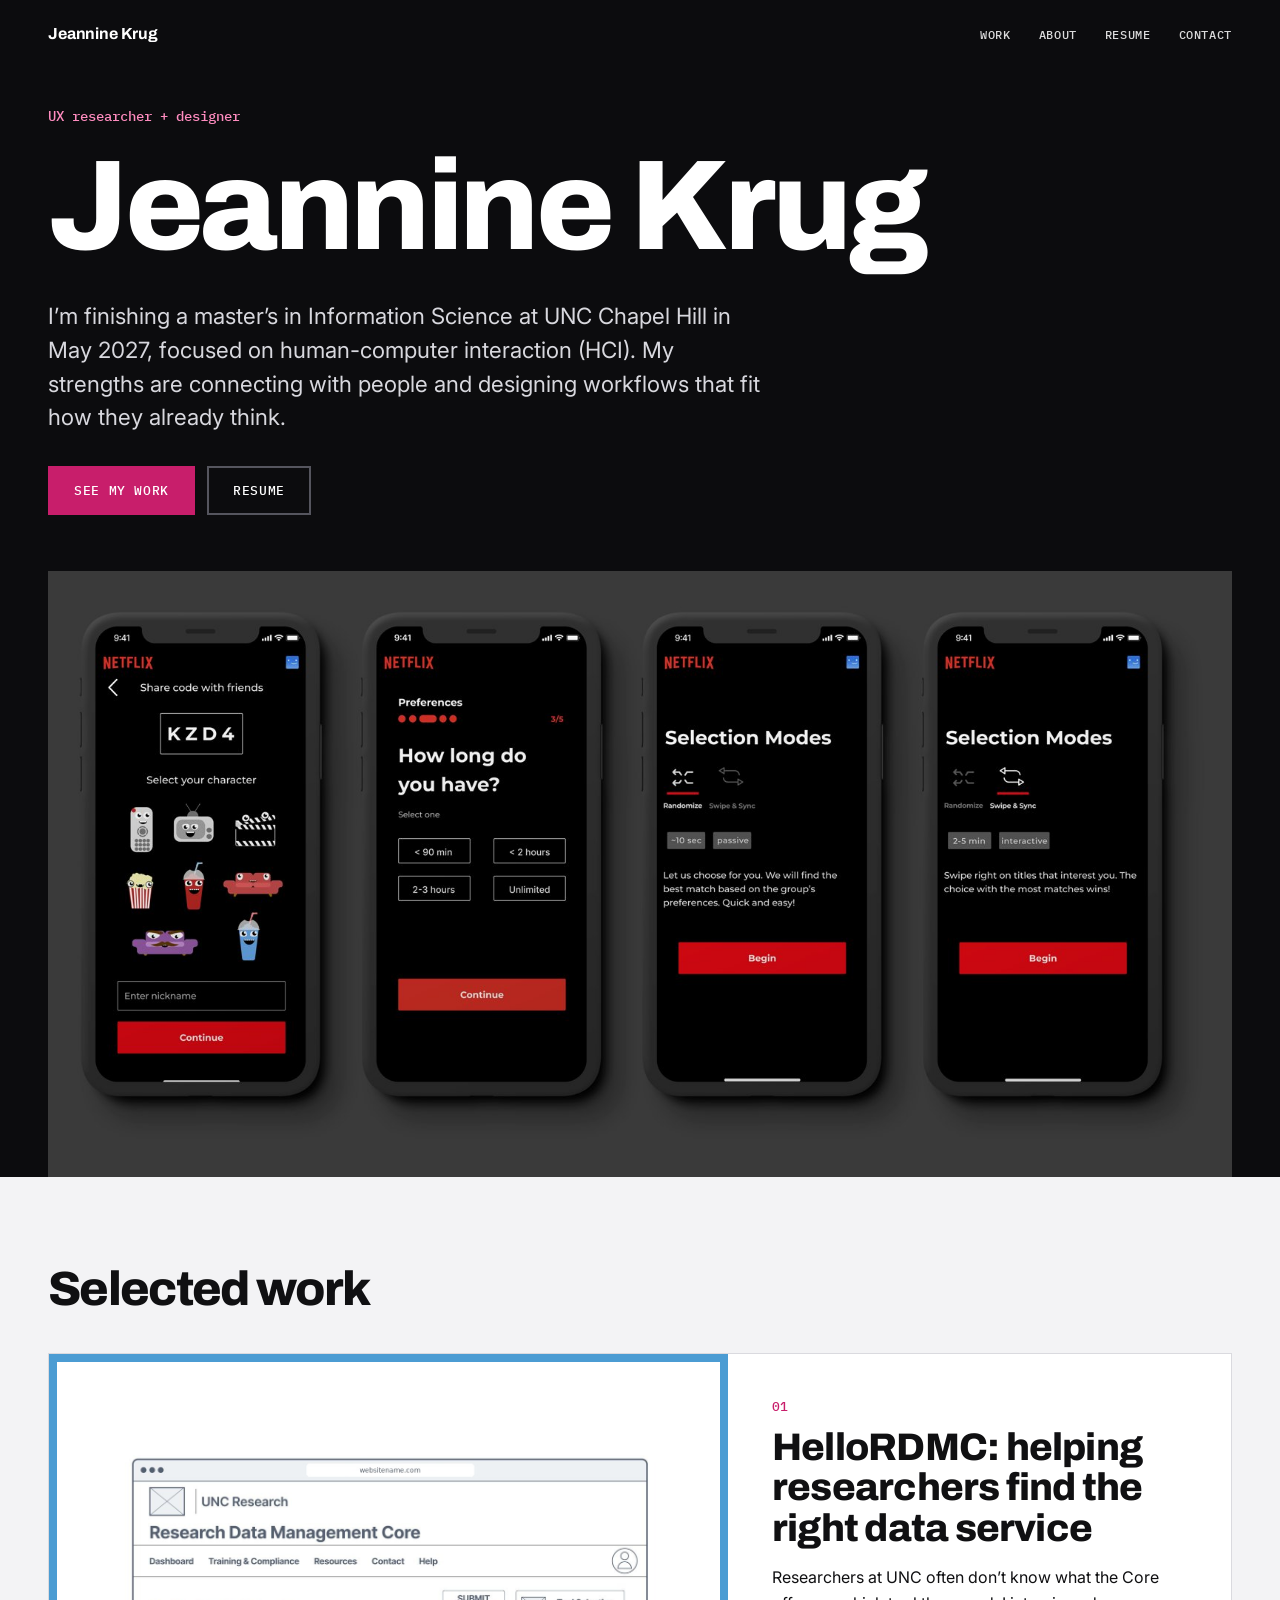
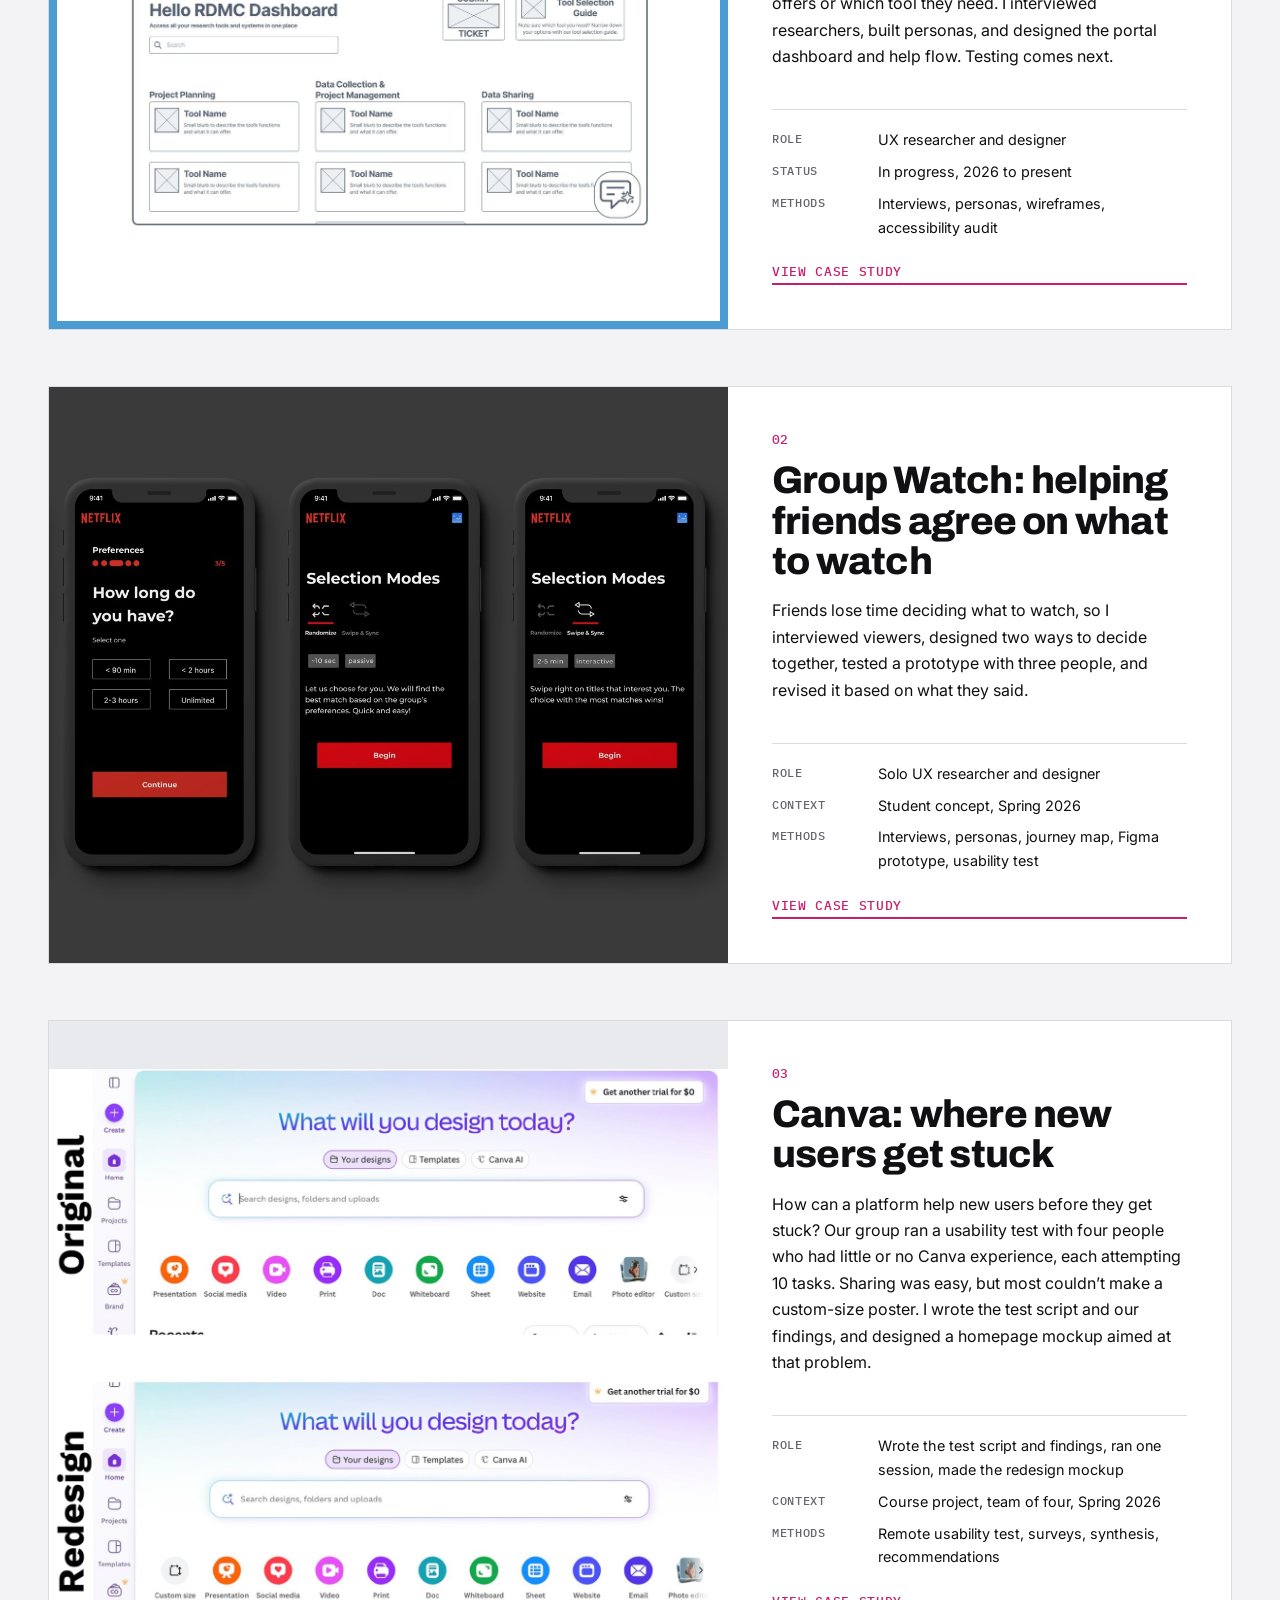
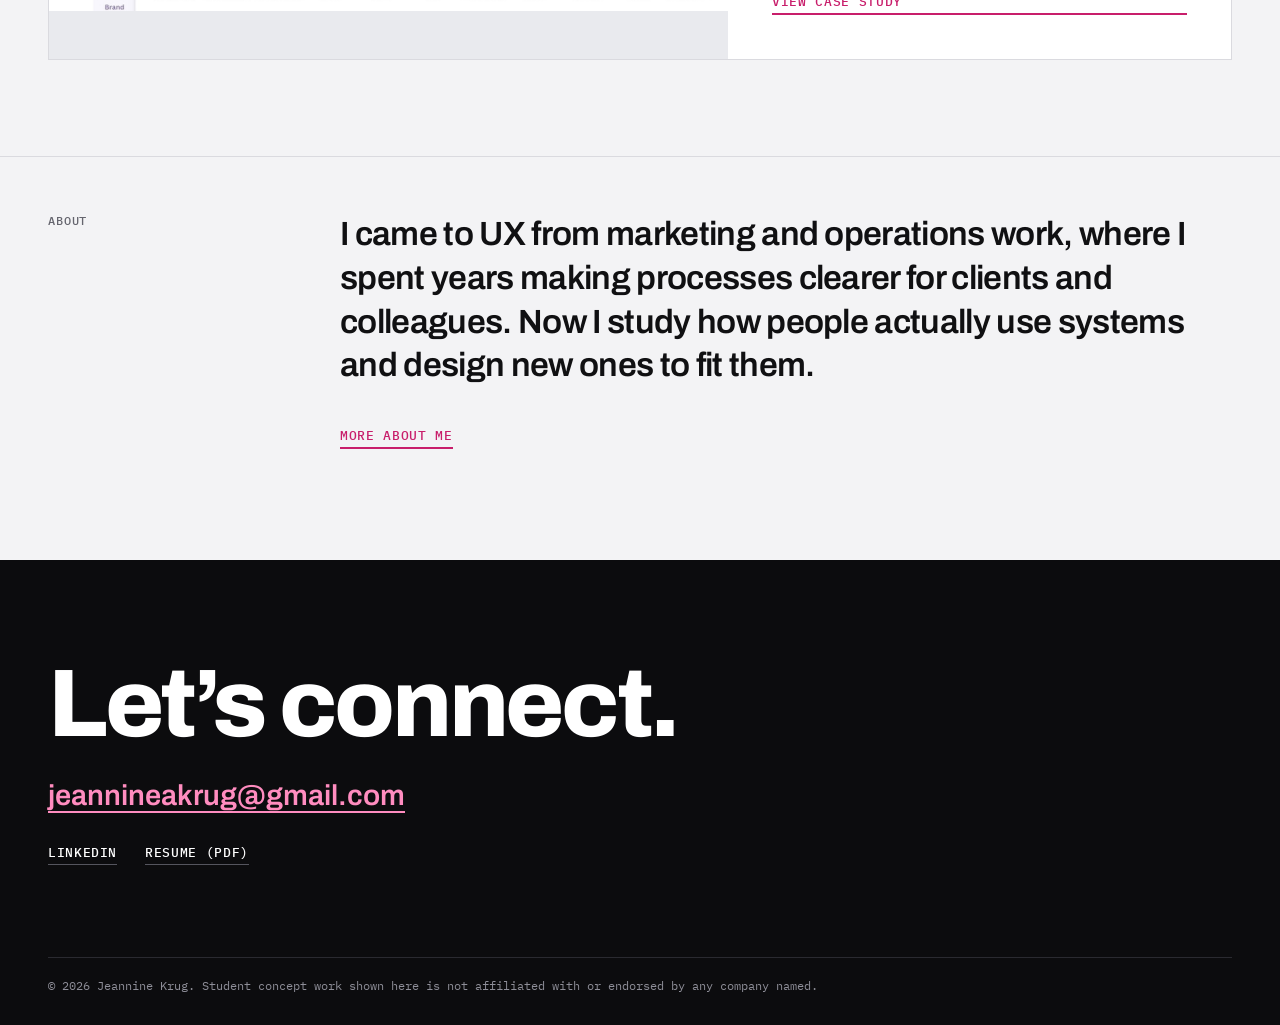
<file: index.html>
<!doctype html>
<html lang="en">
<head>
<meta charset="utf-8">
<meta name="viewport" content="width=device-width,initial-scale=1">
<title>Jeannine Krug | UX Research & Design</title>
<meta name="description" content="Jeannine Krug is a UX researcher and designer finishing a master’s in Information Science at UNC Chapel Hill.">
<!-- DRAFT: delete the next line when you want search engines to list the site -->
<meta name="robots" content="noindex">
<meta property="og:title" content="Jeannine Krug | UX Research & Design">
<meta property="og:description" content="Jeannine Krug is a UX researcher and designer finishing a master’s in Information Science at UNC Chapel Hill.">
<link rel="preconnect" href="https://fonts.googleapis.com"><link rel="preconnect" href="https://fonts.gstatic.com" crossorigin><link href="https://fonts.googleapis.com/css2?family=Archivo:wght@500;700;800&family=IBM+Plex+Mono:wght@400;500&family=Inter:wght@400;600&display=swap" rel="stylesheet">
<link rel="stylesheet" href="assets/css/styles.css">
</head>
<body>
<a class="skip" href="#main">Skip to main content</a>
<header class="site"><div class="wrap">
<a class="brand" href="index.html">Jeannine Krug</a>
<nav aria-label="Main"><ul>
<li><a href="index.html#work">Work</a></li>
<li><a href="about.html">About</a></li>
<li><a href="assets/Jeannine-Krug-Resume.pdf">Resume</a></li>
<li><a href="index.html#contact">Contact</a></li>
</ul></nav></div></header>
<main id="main">

<section class="hero"><div class="wrap">
<p class="role">UX researcher + designer</p>
<h1>Jeannine Krug</h1>
<p class="lede">I’m finishing a master’s in Information Science at UNC Chapel Hill in May 2027, focused on human-computer interaction (HCI). My strengths are connecting with people and designing workflows that fit how they already think.</p>
<div class="btns"><a class="btn primary" href="#work">See my work</a><a class="btn secondary" href="assets/Jeannine-Krug-Resume.pdf">Resume</a></div>
<div class="heroimg"><img src="assets/img/gw-mockup.jpg" alt="Four phone screens from the Group Watch prototype: share code and pick a character, a preference question, and the two selection modes"></div>
</div></section>

<section class="work" id="work" aria-labelledby="work-h"><div class="wrap">
<h2 id="work-h">Selected work</h2>
<article class="proj">
<a class="shot unc" href="projects/hellordmc.html" tabindex="-1" aria-hidden="true" style="background:#fff"><img src="assets/img/rdmc-dashboard.jpg" alt="" loading="lazy"></a>
<div class="info">
<p class="num">01</p>
<h3><a href="projects/hellordmc.html">HelloRDMC: helping researchers find the right data service</a></h3>
<p>Researchers at UNC often don’t know what the Core offers or which tool they need. I interviewed researchers, built personas, and designed the portal dashboard and help flow. Testing comes next.</p>
<dl><dt>Role</dt><dd>UX researcher and designer</dd><dt>Status</dt><dd>In progress, 2026 to present</dd><dt>Methods</dt><dd>Interviews, personas, wireframes, accessibility audit</dd></dl>
<a class="more" href="projects/hellordmc.html">View case study</a>
</div></article>
<article class="proj">
<a class="shot" href="projects/group-watch.html" tabindex="-1" aria-hidden="true" style="background:#3a3a3a"><img src="assets/img/gw-mockup-card.jpg" alt="" loading="lazy"></a>
<div class="info">
<p class="num">02</p>
<h3><a href="projects/group-watch.html">Group Watch: helping friends agree on what to watch</a></h3>
<p>Friends lose time deciding what to watch, so I interviewed viewers, designed two ways to decide together, tested a prototype with three people, and revised it based on what they said.</p>
<dl><dt>Role</dt><dd>Solo UX researcher and designer</dd><dt>Context</dt><dd>Student concept, Spring 2026</dd><dt>Methods</dt><dd>Interviews, personas, journey map, Figma prototype, usability test</dd></dl>
<a class="more" href="projects/group-watch.html">View case study</a>
</div></article>
<article class="proj">
<a class="shot" href="projects/canva.html" tabindex="-1" aria-hidden="true" style="background:#E9EAEE"><img src="assets/img/canva-sizing-redesign.jpg" alt="" loading="lazy"></a>
<div class="info">
<p class="num">03</p>
<h3><a href="projects/canva.html">Canva: where new users get stuck</a></h3>
<p>How can a platform help new users before they get stuck? Our group ran a usability test with four people who had little or no Canva experience, each attempting 10 tasks. Sharing was easy, but most couldn’t make a custom-size poster. I wrote the test script and our findings, and designed a homepage mockup aimed at that problem.</p>
<dl><dt>Role</dt><dd>Wrote the test script and findings, ran one session, made the redesign mockup</dd><dt>Context</dt><dd>Course project, team of four, Spring 2026</dd><dt>Methods</dt><dd>Remote usability test, surveys, synthesis, recommendations</dd></dl>
<a class="more" href="projects/canva.html">View case study</a>
</div></article>
</div></section>

<section class="intro"><div class="wrap grid">
<div><p class="label">About</p></div>
<div><p class="big">I came to UX from marketing and operations work, where I spent years making processes clearer for clients and colleagues. Now I study how people actually use systems and design new ones to fit them.</p>
<p><a class="more" href="about.html">More about me</a></p></div>
</div></section>
</main>
<section class="closing" id="contact"><div class="wrap">
<h2>Let’s connect.</h2>
<a class="mail" href="mailto:jeannineakrug@gmail.com">jeannineakrug@gmail.com</a>
<ul><li><a href="https://www.linkedin.com/in/jeannine-krug">LinkedIn</a></li>
<li><a href="assets/Jeannine-Krug-Resume.pdf">Resume (PDF)</a></li></ul>
</div></section>
<footer class="site"><div class="wrap">
<p>© 2026 Jeannine Krug. Student concept work shown here is not affiliated with or endorsed by any company named.</p>
</div></footer>
<dialog id="lb" aria-label="Enlarged image"><button type="button" id="lbx" aria-label="Close enlarged image">×</button><img id="lbi" alt=""><p id="lbc"></p></dialog>
<script>
(function(){var d=document.getElementById("lb");if(!d||!d.showModal)return;var im=document.getElementById("lbi"),c=document.getElementById("lbc");
document.querySelectorAll("figure a.zoom").forEach(function(a){a.addEventListener("click",function(e){e.preventDefault();var i=a.querySelector("img"),f=a.parentNode.querySelector("figcaption");im.src=a.getAttribute("href");im.alt=i?i.alt:"";c.textContent=f?f.textContent.replace(" · Click to enlarge",""):"";d.showModal();});});
document.getElementById("lbx").addEventListener("click",function(){d.close();});
d.addEventListener("click",function(e){if(e.target===d)d.close();});
d.addEventListener("close",function(){im.removeAttribute("src");});})();
</script>
</body></html>
</file>
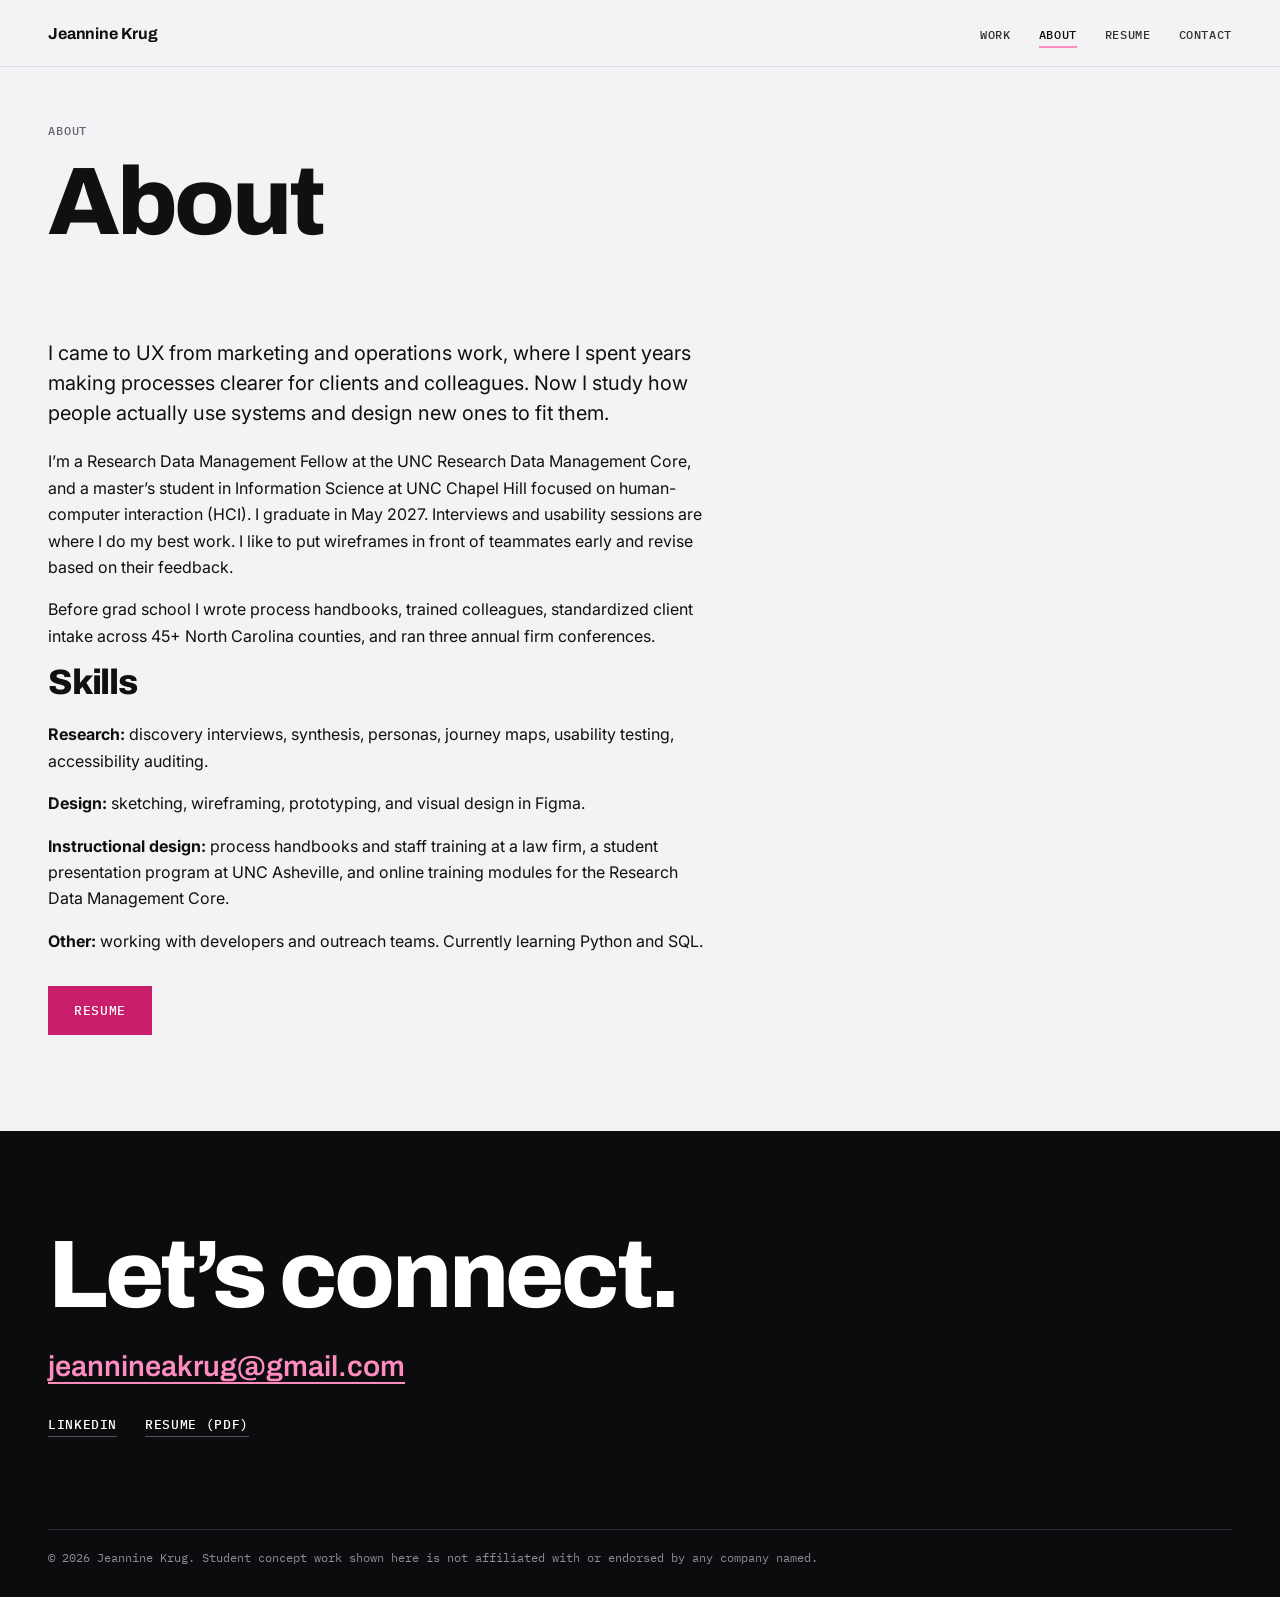
<file: about.html>
<!doctype html>
<html lang="en">
<head>
<meta charset="utf-8">
<meta name="viewport" content="width=device-width,initial-scale=1">
<title>About | Jeannine Krug</title>
<meta name="description" content="Background and skills of Jeannine Krug, UX researcher and designer.">
<!-- DRAFT: delete the next line when you want search engines to list the site -->
<meta name="robots" content="noindex">
<meta property="og:title" content="About | Jeannine Krug">
<meta property="og:description" content="Background and skills of Jeannine Krug, UX researcher and designer.">
<link rel="preconnect" href="https://fonts.googleapis.com"><link rel="preconnect" href="https://fonts.gstatic.com" crossorigin><link href="https://fonts.googleapis.com/css2?family=Archivo:wght@500;700;800&family=IBM+Plex+Mono:wght@400;500&family=Inter:wght@400;600&display=swap" rel="stylesheet">
<link rel="stylesheet" href="assets/css/styles.css">
</head>
<body>
<a class="skip" href="#main">Skip to main content</a>
<header class="site light"><div class="wrap">
<a class="brand" href="index.html">Jeannine Krug</a>
<nav aria-label="Main"><ul>
<li><a href="index.html#work">Work</a></li>
<li><a href="about.html" aria-current="page">About</a></li>
<li><a href="assets/Jeannine-Krug-Resume.pdf">Resume</a></li>
<li><a href="index.html#contact">Contact</a></li>
</ul></nav></div></header>
<main id="main">

<div class="wrap"><div class="page-head"><p class="label">About</p><h1>About</h1></div>
<div class="prose" style="padding:32px 0 24px">
<p style="font-size:1.25rem;line-height:1.5">I came to UX from marketing and operations work, where I spent years making processes clearer for clients and colleagues. Now I study how people actually use systems and design new ones to fit them.</p>
<p>I’m a Research Data Management Fellow at the UNC Research Data Management Core, and a master’s student in Information Science at UNC Chapel Hill focused on human-computer interaction (HCI). I graduate in May 2027. Interviews and usability sessions are where I do my best work. I like to put wireframes in front of teammates early and revise based on their feedback.</p>
<p>Before grad school I wrote process handbooks, trained colleagues, standardized client intake across 45+ North Carolina counties, and ran three annual firm conferences.</p>
<h2>Skills</h2>
<p><strong>Research:</strong> discovery interviews, synthesis, personas, journey maps, usability testing, accessibility auditing.</p>
<p><strong>Design:</strong> sketching, wireframing, prototyping, and visual design in Figma.</p>
<p><strong>Instructional design:</strong> process handbooks and staff training at a law firm, a student presentation program at UNC Asheville, and online training modules for the Research Data Management Core.</p>
<p><strong>Other:</strong> working with developers and outreach teams. Currently learning Python and SQL.</p>
<div class="btns"><a class="btn primary" href="assets/Jeannine-Krug-Resume.pdf">Resume</a></div>
</div></div>
</main>
<section class="closing" id="contact"><div class="wrap">
<h2>Let’s connect.</h2>
<a class="mail" href="mailto:jeannineakrug@gmail.com">jeannineakrug@gmail.com</a>
<ul><li><a href="https://www.linkedin.com/in/jeannine-krug">LinkedIn</a></li>
<li><a href="assets/Jeannine-Krug-Resume.pdf">Resume (PDF)</a></li></ul>
</div></section>
<footer class="site"><div class="wrap">
<p>© 2026 Jeannine Krug. Student concept work shown here is not affiliated with or endorsed by any company named.</p>
</div></footer>
<dialog id="lb" aria-label="Enlarged image"><button type="button" id="lbx" aria-label="Close enlarged image">×</button><img id="lbi" alt=""><p id="lbc"></p></dialog>
<script>
(function(){var d=document.getElementById("lb");if(!d||!d.showModal)return;var im=document.getElementById("lbi"),c=document.getElementById("lbc");
document.querySelectorAll("figure a.zoom").forEach(function(a){a.addEventListener("click",function(e){e.preventDefault();var i=a.querySelector("img"),f=a.parentNode.querySelector("figcaption");im.src=a.getAttribute("href");im.alt=i?i.alt:"";c.textContent=f?f.textContent.replace(" · Click to enlarge",""):"";d.showModal();});});
document.getElementById("lbx").addEventListener("click",function(){d.close();});
d.addEventListener("click",function(e){if(e.target===d)d.close();});
d.addEventListener("close",function(){im.removeAttribute("src");});})();
</script>
</body></html>
</file>
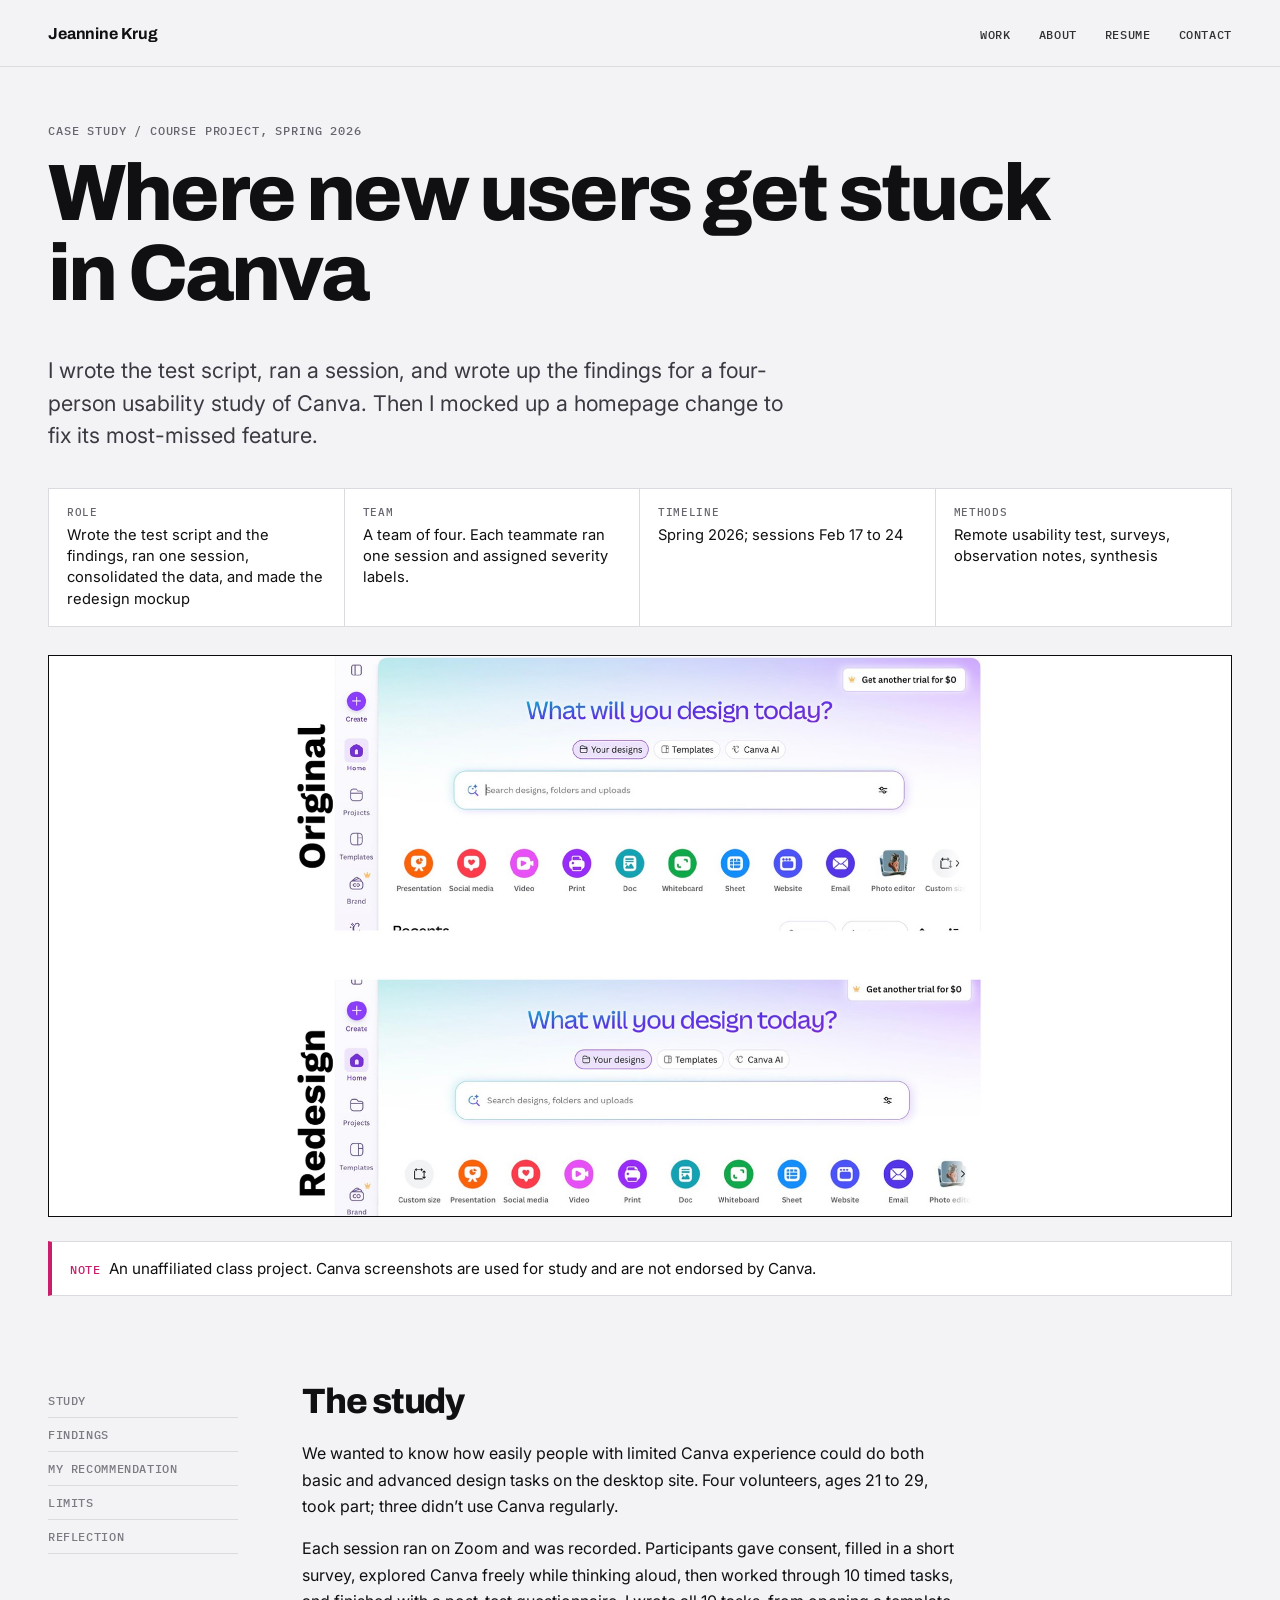
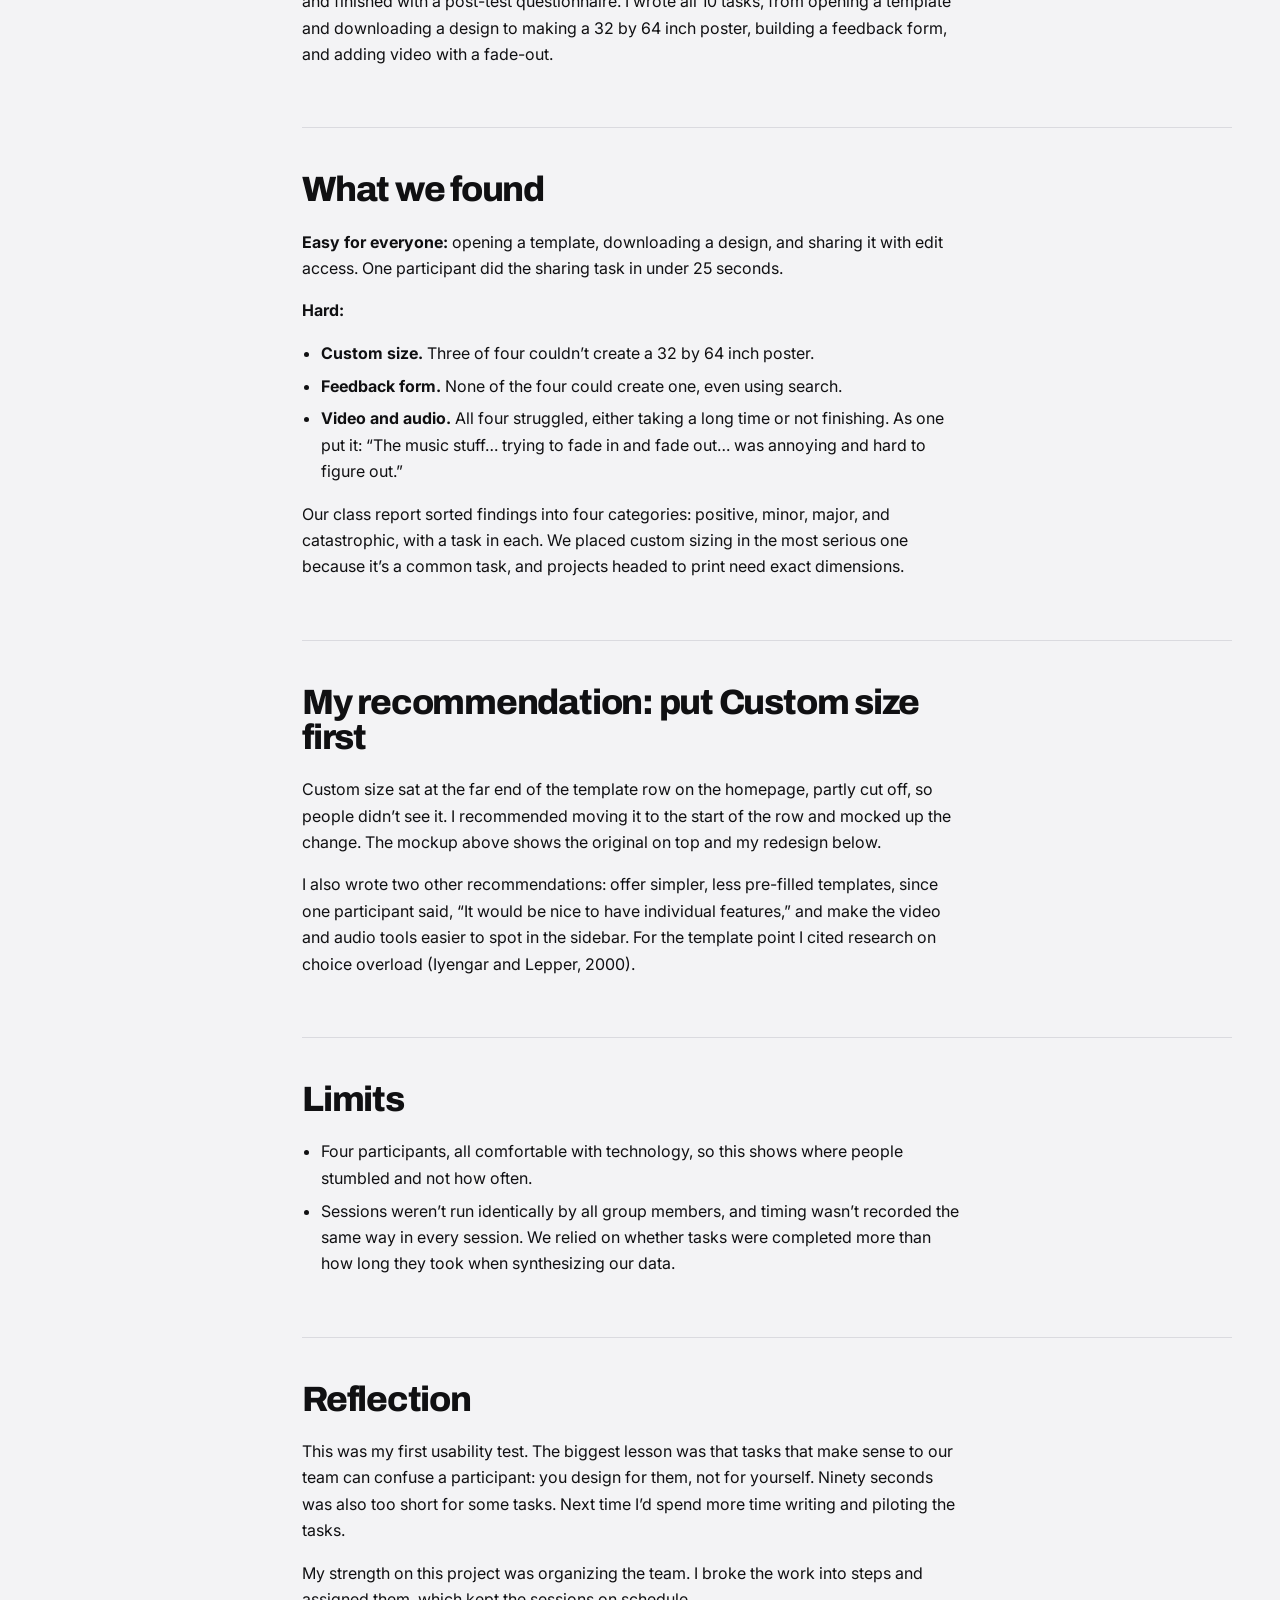
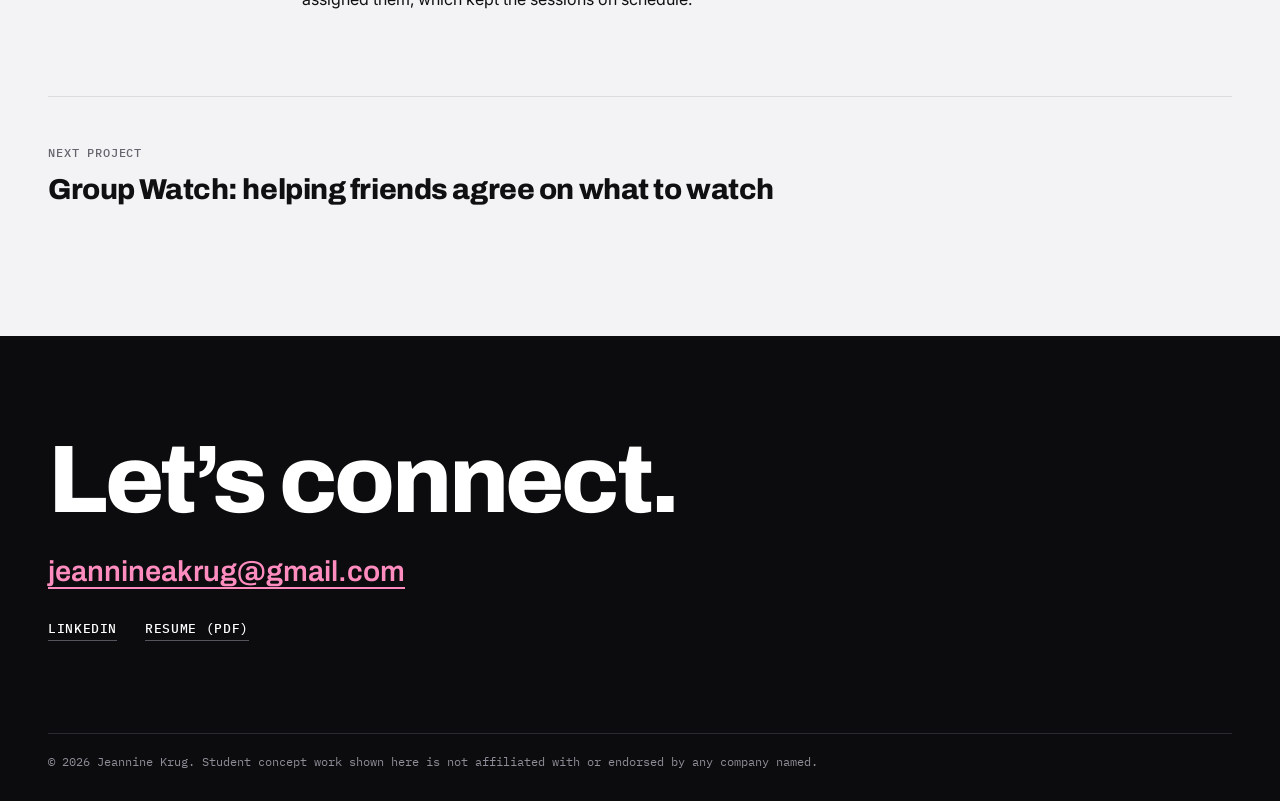
<file: projects/canva.html>
<!doctype html>
<html lang="en">
<head>
<meta charset="utf-8">
<meta name="viewport" content="width=device-width,initial-scale=1">
<title>Canva usability study | Jeannine Krug</title>
<meta name="description" content="A four-person usability study of Canva: test script, findings, and a homepage redesign for its most-missed feature.">
<!-- DRAFT: delete the next line when you want search engines to list the site -->
<meta name="robots" content="noindex">
<meta property="og:title" content="Canva usability study | Jeannine Krug">
<meta property="og:description" content="A four-person usability study of Canva: test script, findings, and a homepage redesign for its most-missed feature.">
<link rel="preconnect" href="https://fonts.googleapis.com"><link rel="preconnect" href="https://fonts.gstatic.com" crossorigin><link href="https://fonts.googleapis.com/css2?family=Archivo:wght@500;700;800&family=IBM+Plex+Mono:wght@400;500&family=Inter:wght@400;600&display=swap" rel="stylesheet">
<link rel="stylesheet" href="../assets/css/styles.css">
</head>
<body>
<a class="skip" href="#main">Skip to main content</a>
<header class="site light"><div class="wrap">
<a class="brand" href="../index.html">Jeannine Krug</a>
<nav aria-label="Main"><ul>
<li><a href="../index.html#work">Work</a></li>
<li><a href="../about.html">About</a></li>
<li><a href="../assets/Jeannine-Krug-Resume.pdf">Resume</a></li>
<li><a href="../index.html#contact">Contact</a></li>
</ul></nav></div></header>
<main id="main">

<div class="wrap">
<div class="cs-head">
<p class="label">Case study / Course project, Spring 2026</p>
<h1>Where new users get stuck in Canva</h1>
<p class="lede">I wrote the test script, ran a session, and wrote up the findings for a four-person usability study of Canva. Then I mocked up a homepage change to fix its most-missed feature.</p>
<dl class="facts">
<div><dt>Role</dt><dd>Wrote the test script and the findings, ran one session, consolidated the data, and made the redesign mockup</dd></div>
<div><dt>Team</dt><dd>A team of four. Each teammate ran one session and assigned severity labels.</dd></div>
<div><dt>Timeline</dt><dd>Spring 2026; sessions Feb 17 to 24</dd></div>
<div><dt>Methods</dt><dd>Remote usability test, surveys, observation notes, synthesis</dd></div>
</dl>
<div class="hero-img" style="background:#fff"><img src="../assets/img/canva-sizing-redesign.jpg" alt="Canva homepage before and after: the original template row ends with a cut-off Custom size icon, and the redesign moves Custom size to the front of the row"></div>
<p class="note"><b>Note</b>An unaffiliated class project. Canva screenshots are used for study and are not endorsed by Canva.</p>
</div>
<div class="cs-layout">
<nav class="toc" aria-label="On this page"><ol><li><a href="#study">Study</a></li><li><a href="#found">Findings</a></li><li><a href="#fix">My recommendation</a></li><li><a href="#limits">Limits</a></li><li><a href="#reflection">Reflection</a></li></ol></nav>
<div class="prose">

<section id="study"><h2>The study</h2>
<p>We wanted to know how easily people with limited Canva experience could do both basic and advanced design tasks on the desktop site. Four volunteers, ages 21 to 29, took part; three didn’t use Canva regularly.</p>
<p>Each session ran on Zoom and was recorded. Participants gave consent, filled in a short survey, explored Canva freely while thinking aloud, then worked through 10 timed tasks, and finished with a post-test questionnaire. I wrote all 10 tasks, from opening a template and downloading a design to making a 32 by 64 inch poster, building a feedback form, and adding video with a fade-out.</p></section>

<section id="found"><h2>What we found</h2>
<p><strong>Easy for everyone:</strong> opening a template, downloading a design, and sharing it with edit access. One participant did the sharing task in under 25 seconds.</p>
<p><strong>Hard:</strong></p>
<ul>
<li><strong>Custom size.</strong> Three of four couldn’t create a 32 by 64 inch poster.</li>
<li><strong>Feedback form.</strong> None of the four could create one, even using search.</li>
<li><strong>Video and audio.</strong> All four struggled, either taking a long time or not finishing. As one put it: “The music stuff… trying to fade in and fade out… was annoying and hard to figure out.”</li>
</ul>
<p>Our class report sorted findings into four categories: positive, minor, major, and catastrophic, with a task in each. We placed custom sizing in the most serious one because it’s a common task, and projects headed to print need exact dimensions.</p></section>

<section id="fix"><h2>My recommendation: put Custom size first</h2>
<p>Custom size sat at the far end of the template row on the homepage, partly cut off, so people didn’t see it. I recommended moving it to the start of the row and mocked up the change. The mockup above shows the original on top and my redesign below.</p>
<p>I also wrote two other recommendations: offer simpler, less pre-filled templates, since one participant said, “It would be nice to have individual features,” and make the video and audio tools easier to spot in the sidebar. For the template point I cited research on choice overload (Iyengar and Lepper, 2000).</p></section>

<section id="limits"><h2>Limits</h2>
<ul>
<li>Four participants, all comfortable with technology, so this shows where people stumbled and not how often.</li>
<li>Sessions weren’t run identically by all group members, and timing wasn’t recorded the same way in every session. We relied on whether tasks were completed more than how long they took when synthesizing our data.</li>
</ul></section>

<section id="reflection"><h2>Reflection</h2>
<p>This was my first usability test. The biggest lesson was that tasks that make sense to our team can confuse a participant: you design for them, not for yourself. Ninety seconds was also too short for some tasks. Next time I’d spend more time writing and piloting the tasks.</p>
<p>My strength on this project was organizing the team. I broke the work into steps and assigned them, which kept the sessions on schedule.</p></section>
</div></div>
<div class="nextproj"><p class="label">Next project</p><h3><a href="group-watch.html">Group Watch: helping friends agree on what to watch</a></h3></div>
</div>
</main>
<section class="closing" id="contact"><div class="wrap">
<h2>Let’s connect.</h2>
<a class="mail" href="mailto:jeannineakrug@gmail.com">jeannineakrug@gmail.com</a>
<ul><li><a href="https://www.linkedin.com/in/jeannine-krug">LinkedIn</a></li>
<li><a href="../assets/Jeannine-Krug-Resume.pdf">Resume (PDF)</a></li></ul>
</div></section>
<footer class="site"><div class="wrap">
<p>© 2026 Jeannine Krug. Student concept work shown here is not affiliated with or endorsed by any company named.</p>
</div></footer>
<dialog id="lb" aria-label="Enlarged image"><button type="button" id="lbx" aria-label="Close enlarged image">×</button><img id="lbi" alt=""><p id="lbc"></p></dialog>
<script>
(function(){var d=document.getElementById("lb");if(!d||!d.showModal)return;var im=document.getElementById("lbi"),c=document.getElementById("lbc");
document.querySelectorAll("figure a.zoom").forEach(function(a){a.addEventListener("click",function(e){e.preventDefault();var i=a.querySelector("img"),f=a.parentNode.querySelector("figcaption");im.src=a.getAttribute("href");im.alt=i?i.alt:"";c.textContent=f?f.textContent.replace(" · Click to enlarge",""):"";d.showModal();});});
document.getElementById("lbx").addEventListener("click",function(){d.close();});
d.addEventListener("click",function(e){if(e.target===d)d.close();});
d.addEventListener("close",function(){im.removeAttribute("src");});})();
</script>
</body></html>
</file>
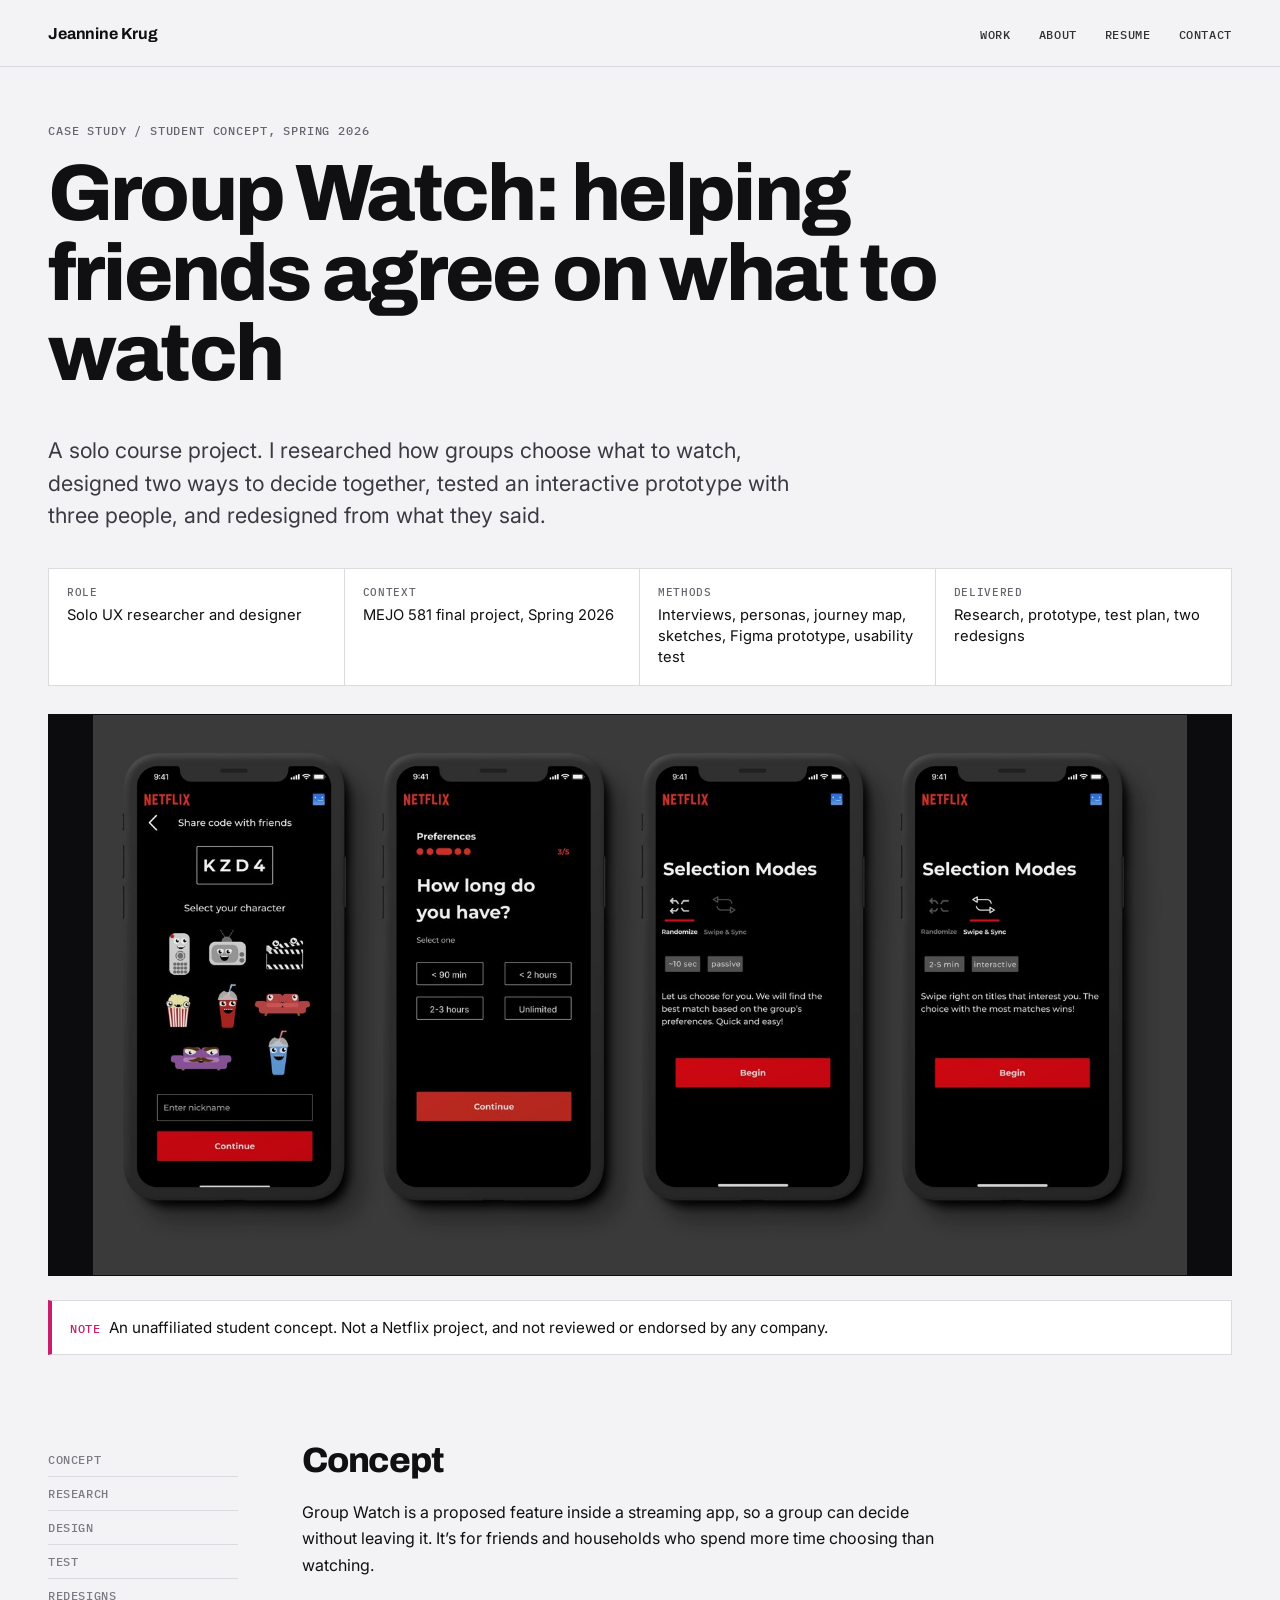
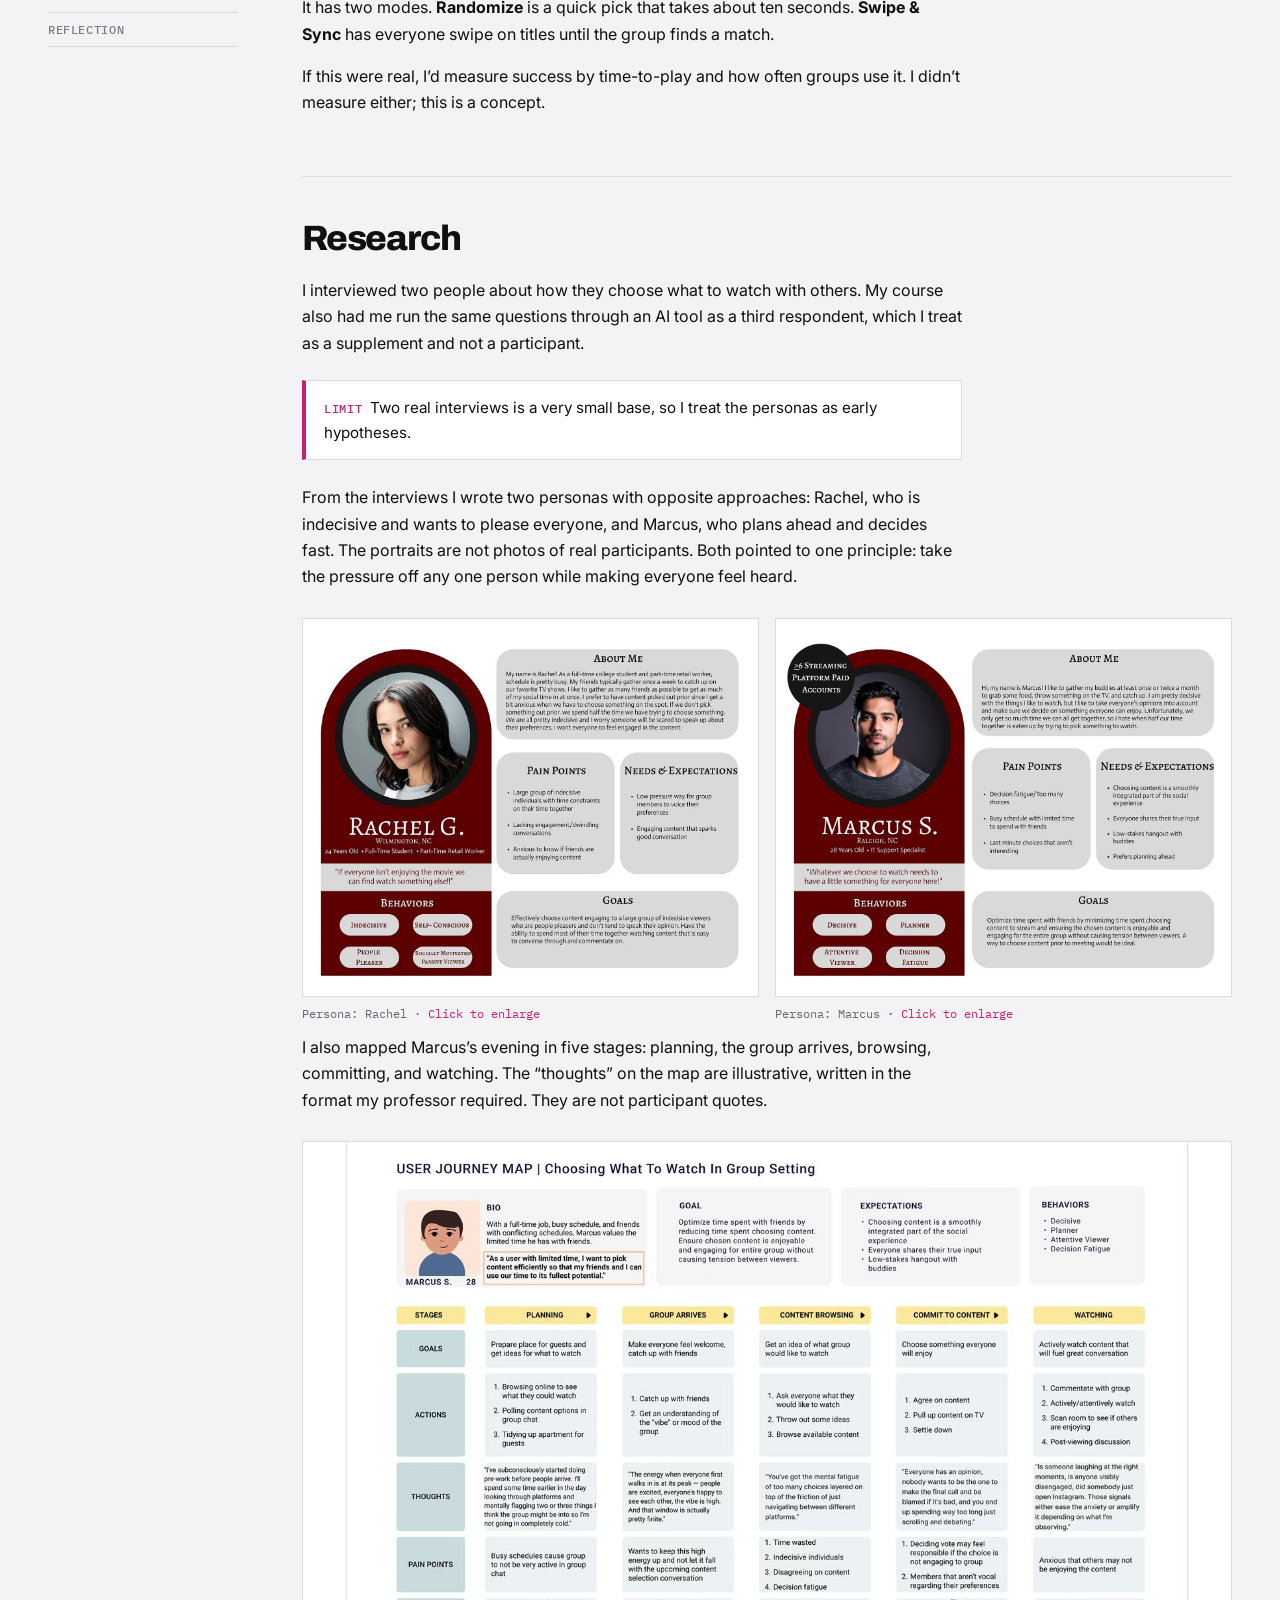
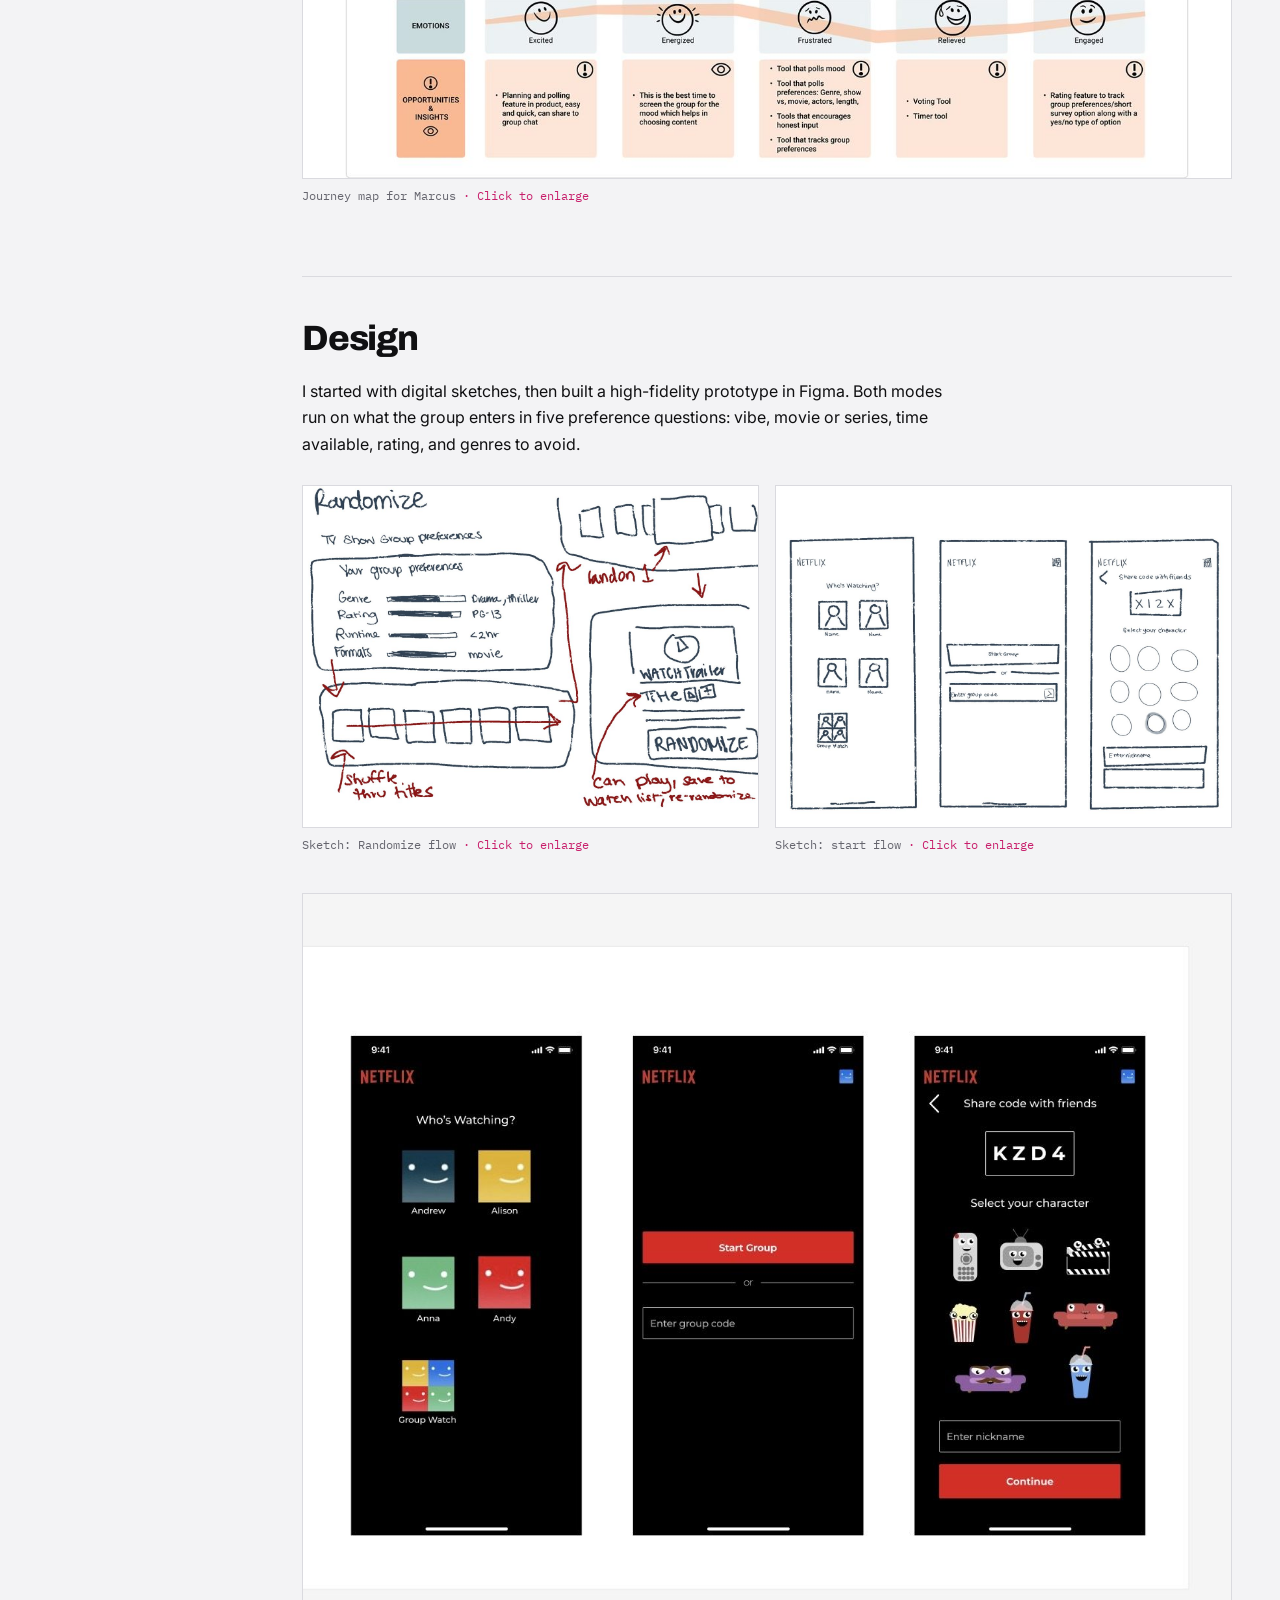
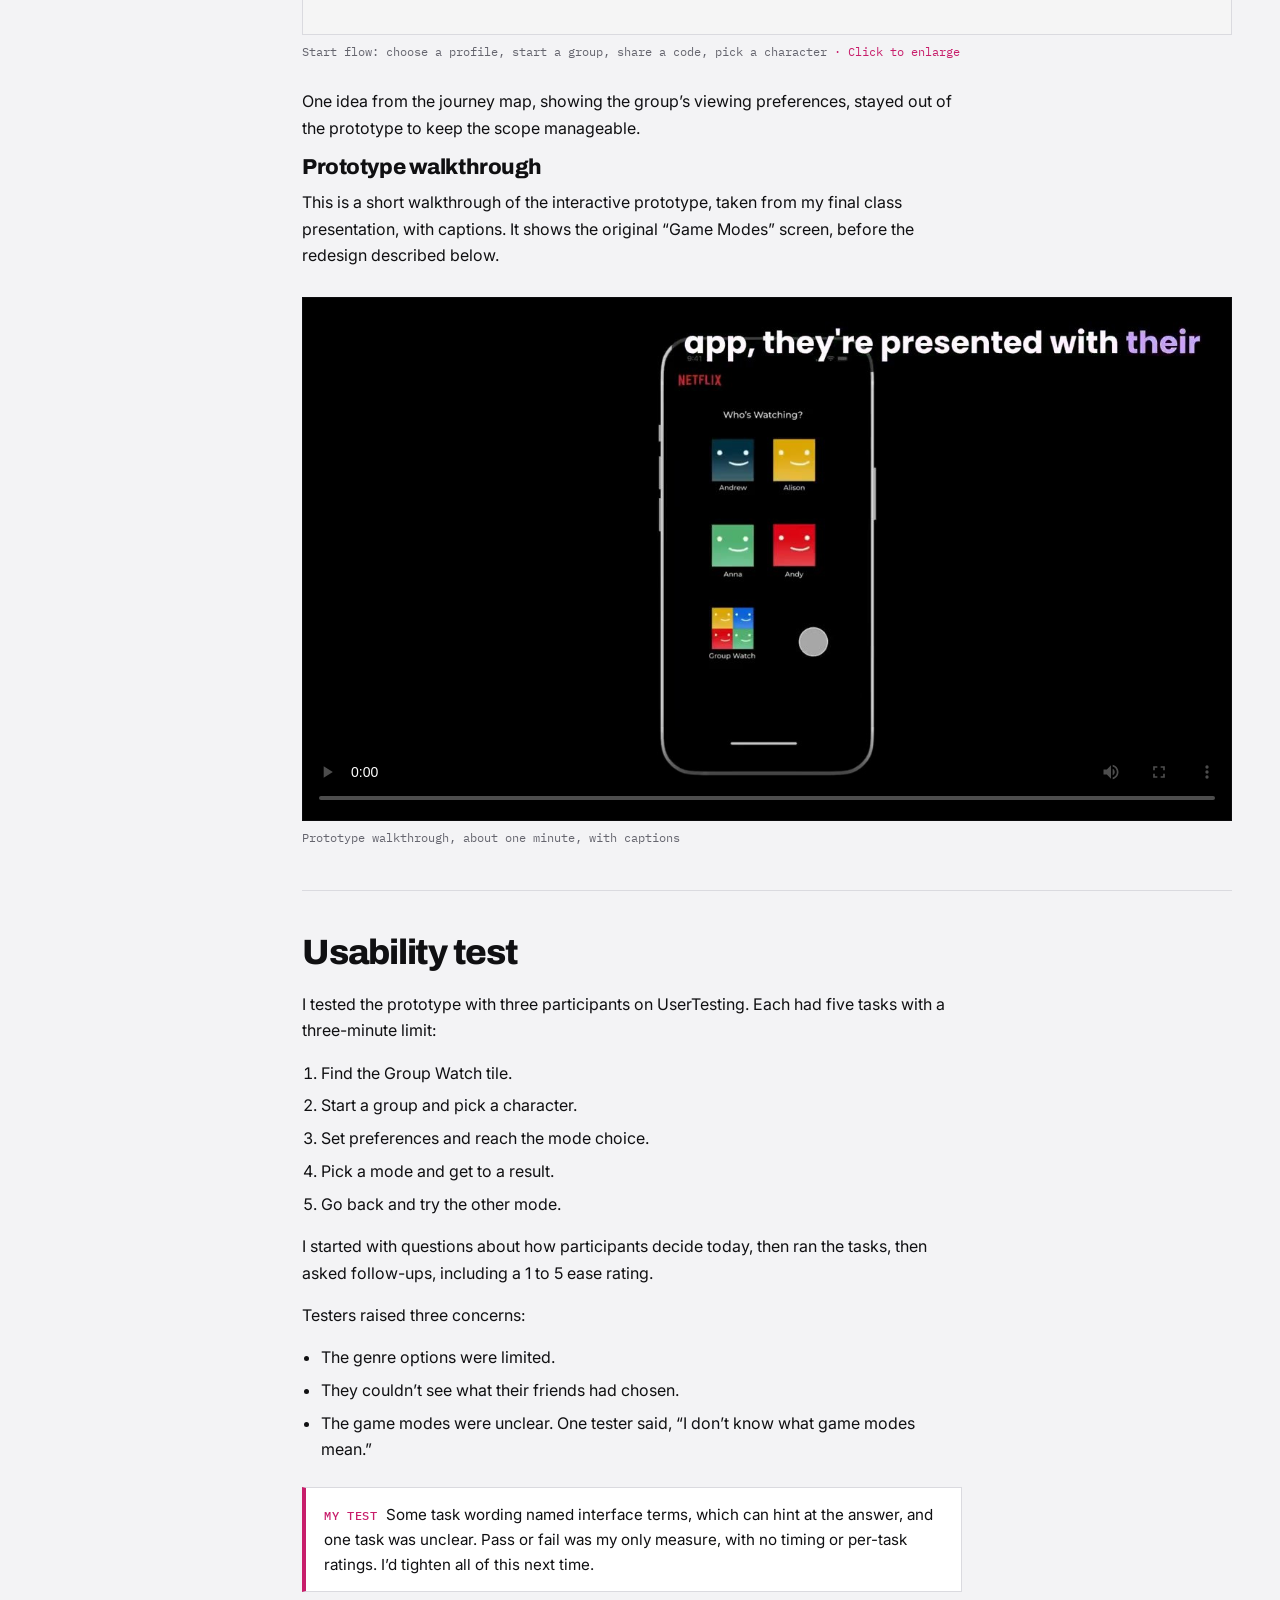
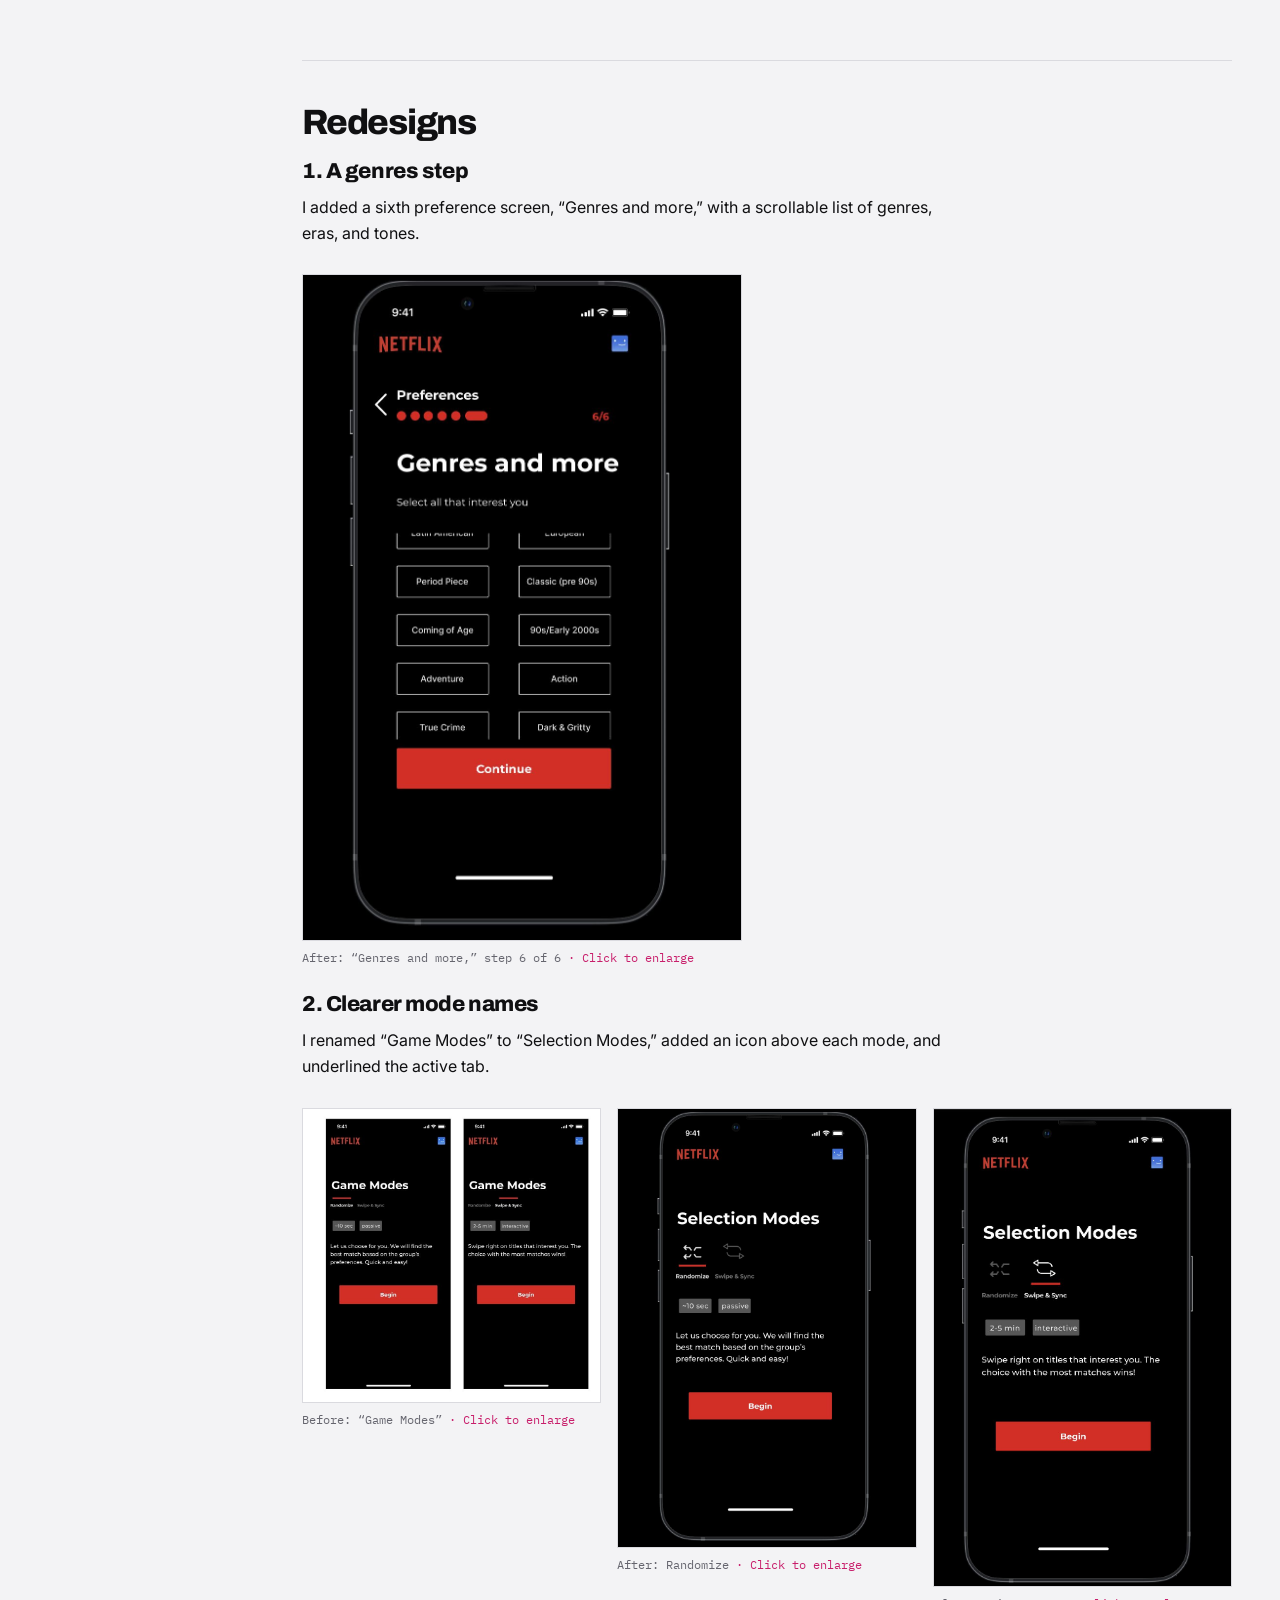
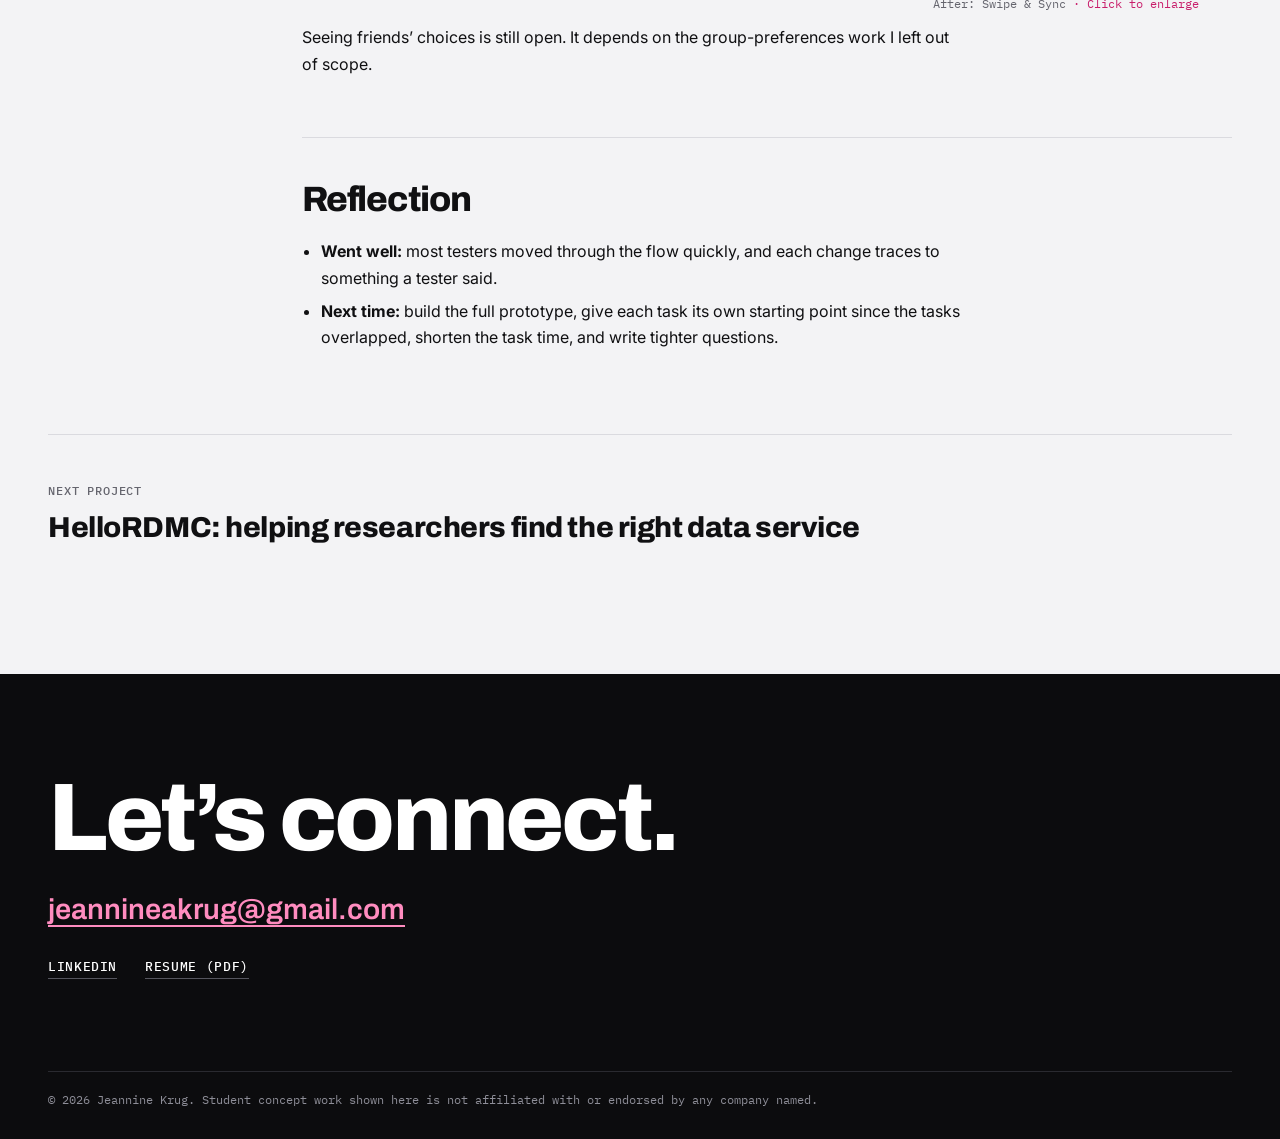
<file: projects/group-watch.html>
<!doctype html>
<html lang="en">
<head>
<meta charset="utf-8">
<meta name="viewport" content="width=device-width,initial-scale=1">
<title>Group Watch case study | Jeannine Krug</title>
<meta name="description" content="A student concept for helping groups choose what to watch: research, two selection modes, a tested prototype, and redesigns.">
<!-- DRAFT: delete the next line when you want search engines to list the site -->
<meta name="robots" content="noindex">
<meta property="og:title" content="Group Watch case study | Jeannine Krug">
<meta property="og:description" content="A student concept for helping groups choose what to watch: research, two selection modes, a tested prototype, and redesigns.">
<link rel="preconnect" href="https://fonts.googleapis.com"><link rel="preconnect" href="https://fonts.gstatic.com" crossorigin><link href="https://fonts.googleapis.com/css2?family=Archivo:wght@500;700;800&family=IBM+Plex+Mono:wght@400;500&family=Inter:wght@400;600&display=swap" rel="stylesheet">
<link rel="stylesheet" href="../assets/css/styles.css">
</head>
<body>
<a class="skip" href="#main">Skip to main content</a>
<header class="site light"><div class="wrap">
<a class="brand" href="../index.html">Jeannine Krug</a>
<nav aria-label="Main"><ul>
<li><a href="../index.html#work">Work</a></li>
<li><a href="../about.html">About</a></li>
<li><a href="../assets/Jeannine-Krug-Resume.pdf">Resume</a></li>
<li><a href="../index.html#contact">Contact</a></li>
</ul></nav></div></header>
<main id="main">

<div class="wrap">
<div class="cs-head">
<p class="label">Case study / Student concept, Spring 2026</p>
<h1>Group Watch: helping friends agree on what to watch</h1>
<p class="lede">A solo course project. I researched how groups choose what to watch, designed two ways to decide together, tested an interactive prototype with three people, and redesigned from what they said.</p>
<dl class="facts">
<div><dt>Role</dt><dd>Solo UX researcher and designer</dd></div>
<div><dt>Context</dt><dd>MEJO 581 final project, Spring 2026</dd></div>
<div><dt>Methods</dt><dd>Interviews, personas, journey map, sketches, Figma prototype, usability test</dd></div>
<div><dt>Delivered</dt><dd>Research, prototype, test plan, two redesigns</dd></div>
</dl>
<div class="hero-img"><img src="../assets/img/gw-mockup.jpg" alt="Four phone screens from the Group Watch prototype: share code and pick a character, a preference question, and the two selection modes"></div>
<p class="note"><b>Note</b>An unaffiliated student concept. Not a Netflix project, and not reviewed or endorsed by any company.</p>
</div>
<div class="cs-layout">
<nav class="toc" aria-label="On this page"><ol><li><a href="#concept">Concept</a></li><li><a href="#research">Research</a></li><li><a href="#design">Design</a></li><li><a href="#testing">Test</a></li><li><a href="#redesign">Redesigns</a></li><li><a href="#reflection">Reflection</a></li></ol></nav>
<div class="prose">

<section id="concept"><h2>Concept</h2>
<p>Group Watch is a proposed feature inside a streaming app, so a group can decide without leaving it. It’s for friends and households who spend more time choosing than watching.</p>
<p>It has two modes. <strong>Randomize</strong> is a quick pick that takes about ten seconds. <strong>Swipe &amp; Sync</strong> has everyone swipe on titles until the group finds a match.</p>
<p>If this were real, I’d measure success by time-to-play and how often groups use it. I didn’t measure either; this is a concept.</p></section>

<section id="research"><h2>Research</h2>
<p>I interviewed two people about how they choose what to watch with others. My course also had me run the same questions through an AI tool as a third respondent, which I treat as a supplement and not a participant.</p>
<p class="note"><b>Limit</b>Two real interviews is a very small base, so I treat the personas as early hypotheses.</p>
<p>From the interviews I wrote two personas with opposite approaches: Rachel, who is indecisive and wants to please everyone, and Marcus, who plans ahead and decides fast. The portraits are not photos of real participants. Both pointed to one principle: take the pressure off any one person while making everyone feel heard.</p>
<div class="pair">
<figure><a class="zoom" href="../assets/img/gw-persona-rachel.jpg" target="_blank" rel="noopener" aria-label="Enlarge image: Persona: Rachel"><img src="../assets/img/gw-persona-rachel.jpg" alt="Persona card for Rachel G., an indecisive, people-pleasing viewer, with pain points, needs, goals and behaviors." loading="lazy"></a><figcaption>Persona: Rachel</figcaption></figure><figure><a class="zoom" href="../assets/img/gw-persona-marcus.jpg" target="_blank" rel="noopener" aria-label="Enlarge image: Persona: Marcus"><img src="../assets/img/gw-persona-marcus.jpg" alt="Persona card for Marcus S., a decisive planner who gets decision fatigue, with pain points, needs, goals and behaviors." loading="lazy"></a><figcaption>Persona: Marcus</figcaption></figure>
</div>
<p>I also mapped Marcus’s evening in five stages: planning, the group arrives, browsing, committing, and watching. The “thoughts” on the map are illustrative, written in the format my professor required. They are not participant quotes.</p>
<figure><a class="zoom" href="../assets/img/gw-journey-map.jpg" target="_blank" rel="noopener" aria-label="Enlarge image: Journey map for Marcus"><img src="../assets/img/gw-journey-map.jpg" alt="Journey map for Marcus across five stages with goals, actions, thoughts, pain points, an emotion curve and opportunities." loading="lazy"></a><figcaption>Journey map for Marcus</figcaption></figure>
</section>

<section id="design"><h2>Design</h2>
<p>I started with digital sketches, then built a high-fidelity prototype in Figma. Both modes run on what the group enters in five preference questions: vibe, movie or series, time available, rating, and genres to avoid.</p>
<div class="pair">
<figure><a class="zoom" href="../assets/img/gw-paper-sketch.jpg" target="_blank" rel="noopener" aria-label="Enlarge image: Sketch: Randomize flow"><img src="../assets/img/gw-paper-sketch.jpg" alt="Digital sketch of the Randomize flow: a group preferences screen, a shuffle carousel and a title detail view." loading="lazy"></a><figcaption>Sketch: Randomize flow</figcaption></figure><figure><a class="zoom" href="../assets/img/gw-digital-sketch.jpg" target="_blank" rel="noopener" aria-label="Enlarge image: Sketch: start flow"><img src="../assets/img/gw-digital-sketch.jpg" alt="Digital low-fidelity sketches of the who’s-watching screen and the start-group flow." loading="lazy"></a><figcaption>Sketch: start flow</figcaption></figure>
</div>
<figure><a class="zoom" href="../assets/img/gw-start-flow.jpg" target="_blank" rel="noopener" aria-label="Enlarge image: Start flow: choose a profile, start a group, share a code, pick a character"><img src="../assets/img/gw-start-flow.jpg" alt="Three high-fidelity screens: who’s watching, start group, and share code with character selection." loading="lazy"></a><figcaption>Start flow: choose a profile, start a group, share a code, pick a character</figcaption></figure>
<p>One idea from the journey map, showing the group’s viewing preferences, stayed out of the prototype to keep the scope manageable.</p>
<h3>Prototype walkthrough</h3>
<p>This is a short walkthrough of the interactive prototype, taken from my final class presentation, with captions. It shows the original “Game Modes” screen, before the redesign described below.</p>
<figure class="video"><video controls preload="metadata" poster="../assets/img/gw-prototype-poster.jpg" playsinline>
<source src="../assets/video/group-watch-prototype-walkthrough.mp4" type="video/mp4">
Your browser can’t play this video. <a href="../assets/video/group-watch-prototype-walkthrough.mp4">Download it instead</a>.
</video><figcaption>Prototype walkthrough, about one minute, with captions</figcaption></figure>
</section>

<section id="testing"><h2>Usability test</h2>
<p>I tested the prototype with three participants on UserTesting. Each had five tasks with a three-minute limit:</p>
<ol>
<li>Find the Group Watch tile.</li>
<li>Start a group and pick a character.</li>
<li>Set preferences and reach the mode choice.</li>
<li>Pick a mode and get to a result.</li>
<li>Go back and try the other mode.</li>
</ol>
<p>I started with questions about how participants decide today, then ran the tasks, then asked follow-ups, including a 1 to 5 ease rating.</p>
<p>Testers raised three concerns:</p>
<ul>
<li>The genre options were limited.</li>
<li>They couldn’t see what their friends had chosen.</li>
<li>The game modes were unclear. One tester said, “I don’t know what game modes mean.”</li>
</ul>
<p class="note"><b>My test</b>Some task wording named interface terms, which can hint at the answer, and one task was unclear. Pass or fail was my only measure, with no timing or per-task ratings. I’d tighten all of this next time.</p></section>

<section id="redesign"><h2>Redesigns</h2>
<h3>1. A genres step</h3>
<p>I added a sixth preference screen, “Genres and more,” with a scrollable list of genres, eras, and tones.</p>
<figure style="max-width:440px"><a class="zoom" href="../assets/img/gw-genres-after.jpg" target="_blank" rel="noopener" aria-label="Enlarge image: After: “Genres and more,” step 6 of 6"><img src="../assets/img/gw-genres-after.jpg" alt="Redesigned preferences screen 6 of 6 titled Genres and more, with scrollable genre buttons such as Period Piece and Coming of Age." loading="lazy"></a><figcaption>After: “Genres and more,” step 6 of 6</figcaption></figure>
<h3>2. Clearer mode names</h3>
<p>I renamed “Game Modes” to “Selection Modes,” added an icon above each mode, and underlined the active tab.</p>
<div class="pair three">
<figure><a class="zoom" href="../assets/img/gw-modes-before.jpg" target="_blank" rel="noopener" aria-label="Enlarge image: Before: “Game Modes”"><img src="../assets/img/gw-modes-before.jpg" alt="Before: the Game Modes screens with text-only Randomize and Swipe and Sync tabs." loading="lazy"></a><figcaption>Before: “Game Modes”</figcaption></figure><figure><a class="zoom" href="../assets/img/gw-modes-after-randomize.jpg" target="_blank" rel="noopener" aria-label="Enlarge image: After: Randomize"><img src="../assets/img/gw-modes-after-randomize.jpg" alt="After: the Selection Modes screen with icons and the Randomize tab underlined in red." loading="lazy"></a><figcaption>After: Randomize</figcaption></figure><figure><a class="zoom" href="../assets/img/gw-modes-after-swipe.jpg" target="_blank" rel="noopener" aria-label="Enlarge image: After: Swipe &amp; Sync"><img src="../assets/img/gw-modes-after-swipe.jpg" alt="After: the Selection Modes screen with the Swipe and Sync tab selected." loading="lazy"></a><figcaption>After: Swipe &amp; Sync</figcaption></figure>
</div>
<p>Seeing friends’ choices is still open. It depends on the group-preferences work I left out of scope.</p></section>

<section id="reflection"><h2>Reflection</h2>
<ul>
<li><strong>Went well:</strong> most testers moved through the flow quickly, and each change traces to something a tester said.</li>
<li><strong>Next time:</strong> build the full prototype, give each task its own starting point since the tasks overlapped, shorten the task time, and write tighter questions.</li>
</ul></section>
</div></div>
<div class="nextproj"><p class="label">Next project</p><h3><a href="hellordmc.html">HelloRDMC: helping researchers find the right data service</a></h3></div>
</div>
</main>
<section class="closing" id="contact"><div class="wrap">
<h2>Let’s connect.</h2>
<a class="mail" href="mailto:jeannineakrug@gmail.com">jeannineakrug@gmail.com</a>
<ul><li><a href="https://www.linkedin.com/in/jeannine-krug">LinkedIn</a></li>
<li><a href="../assets/Jeannine-Krug-Resume.pdf">Resume (PDF)</a></li></ul>
</div></section>
<footer class="site"><div class="wrap">
<p>© 2026 Jeannine Krug. Student concept work shown here is not affiliated with or endorsed by any company named.</p>
</div></footer>
<dialog id="lb" aria-label="Enlarged image"><button type="button" id="lbx" aria-label="Close enlarged image">×</button><img id="lbi" alt=""><p id="lbc"></p></dialog>
<script>
(function(){var d=document.getElementById("lb");if(!d||!d.showModal)return;var im=document.getElementById("lbi"),c=document.getElementById("lbc");
document.querySelectorAll("figure a.zoom").forEach(function(a){a.addEventListener("click",function(e){e.preventDefault();var i=a.querySelector("img"),f=a.parentNode.querySelector("figcaption");im.src=a.getAttribute("href");im.alt=i?i.alt:"";c.textContent=f?f.textContent.replace(" · Click to enlarge",""):"";d.showModal();});});
document.getElementById("lbx").addEventListener("click",function(){d.close();});
d.addEventListener("click",function(e){if(e.target===d)d.close();});
d.addEventListener("close",function(){im.removeAttribute("src");});})();
</script>
</body></html>
</file>
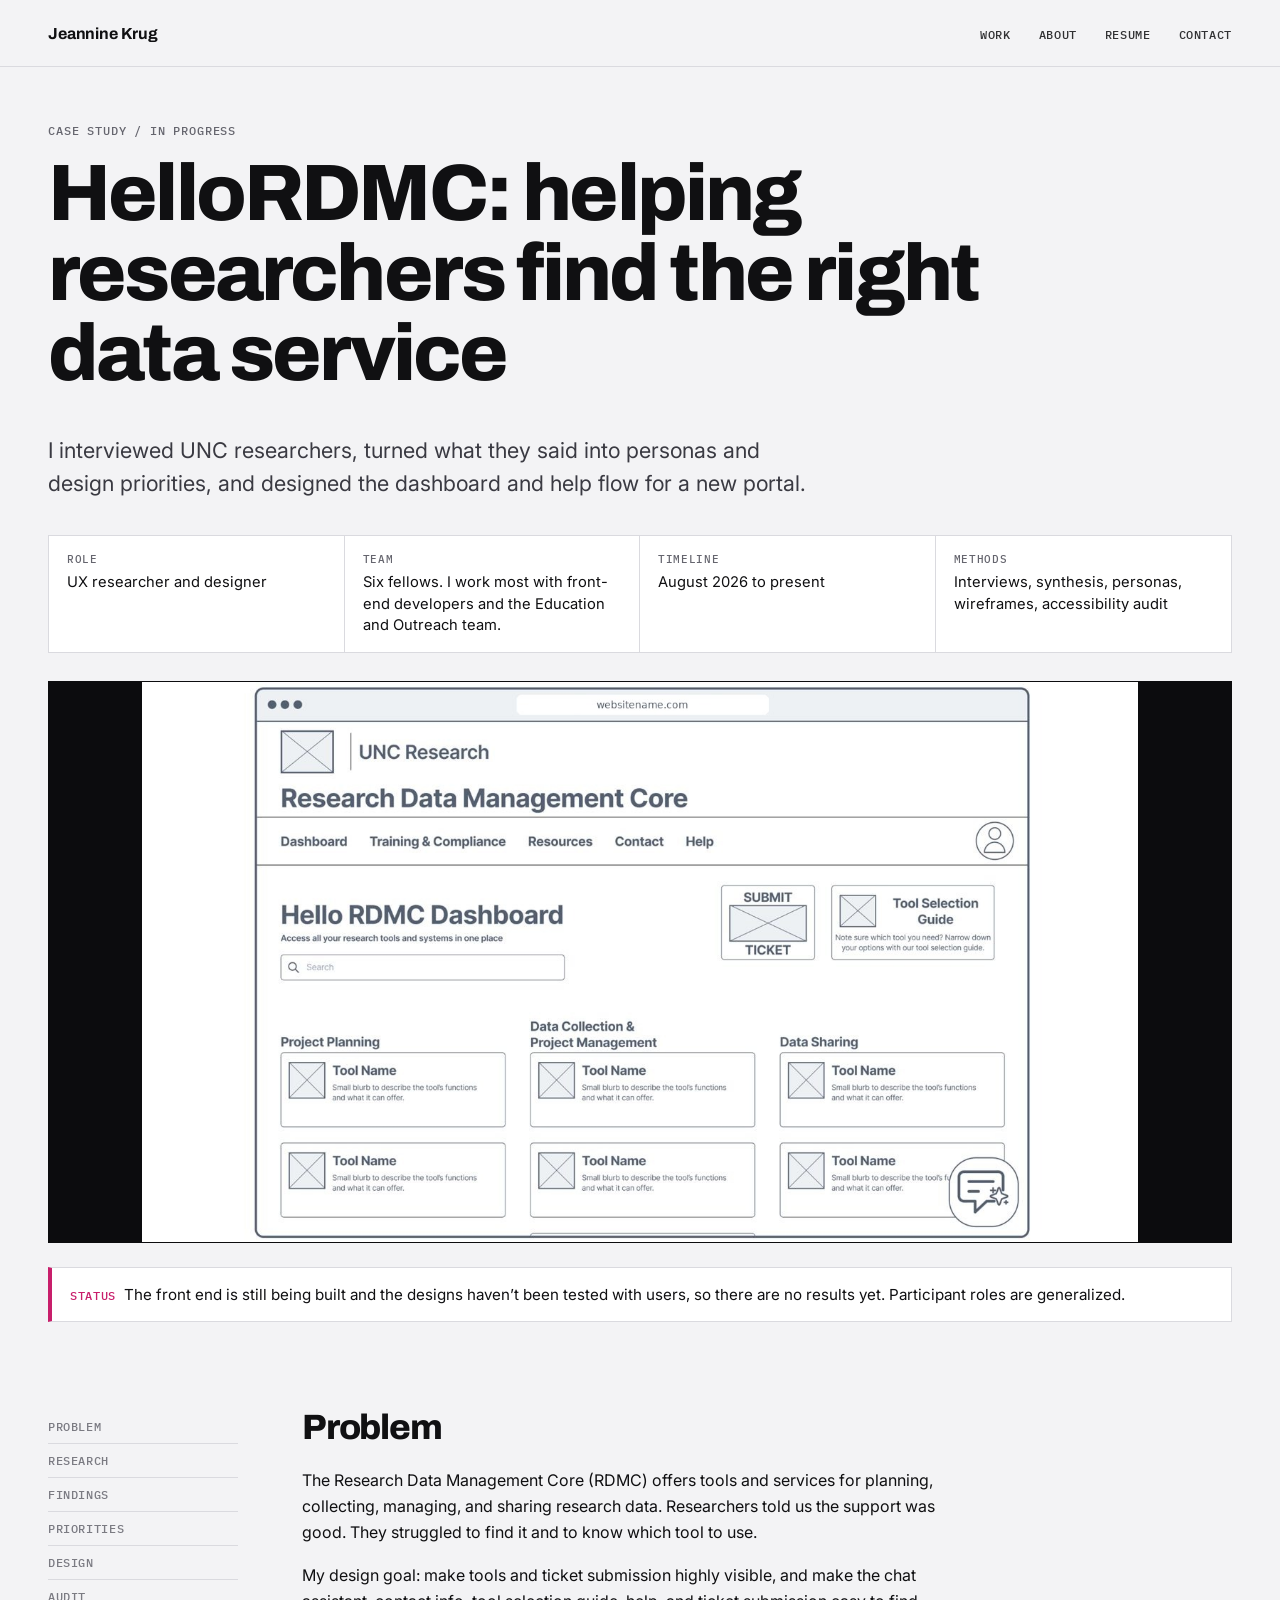
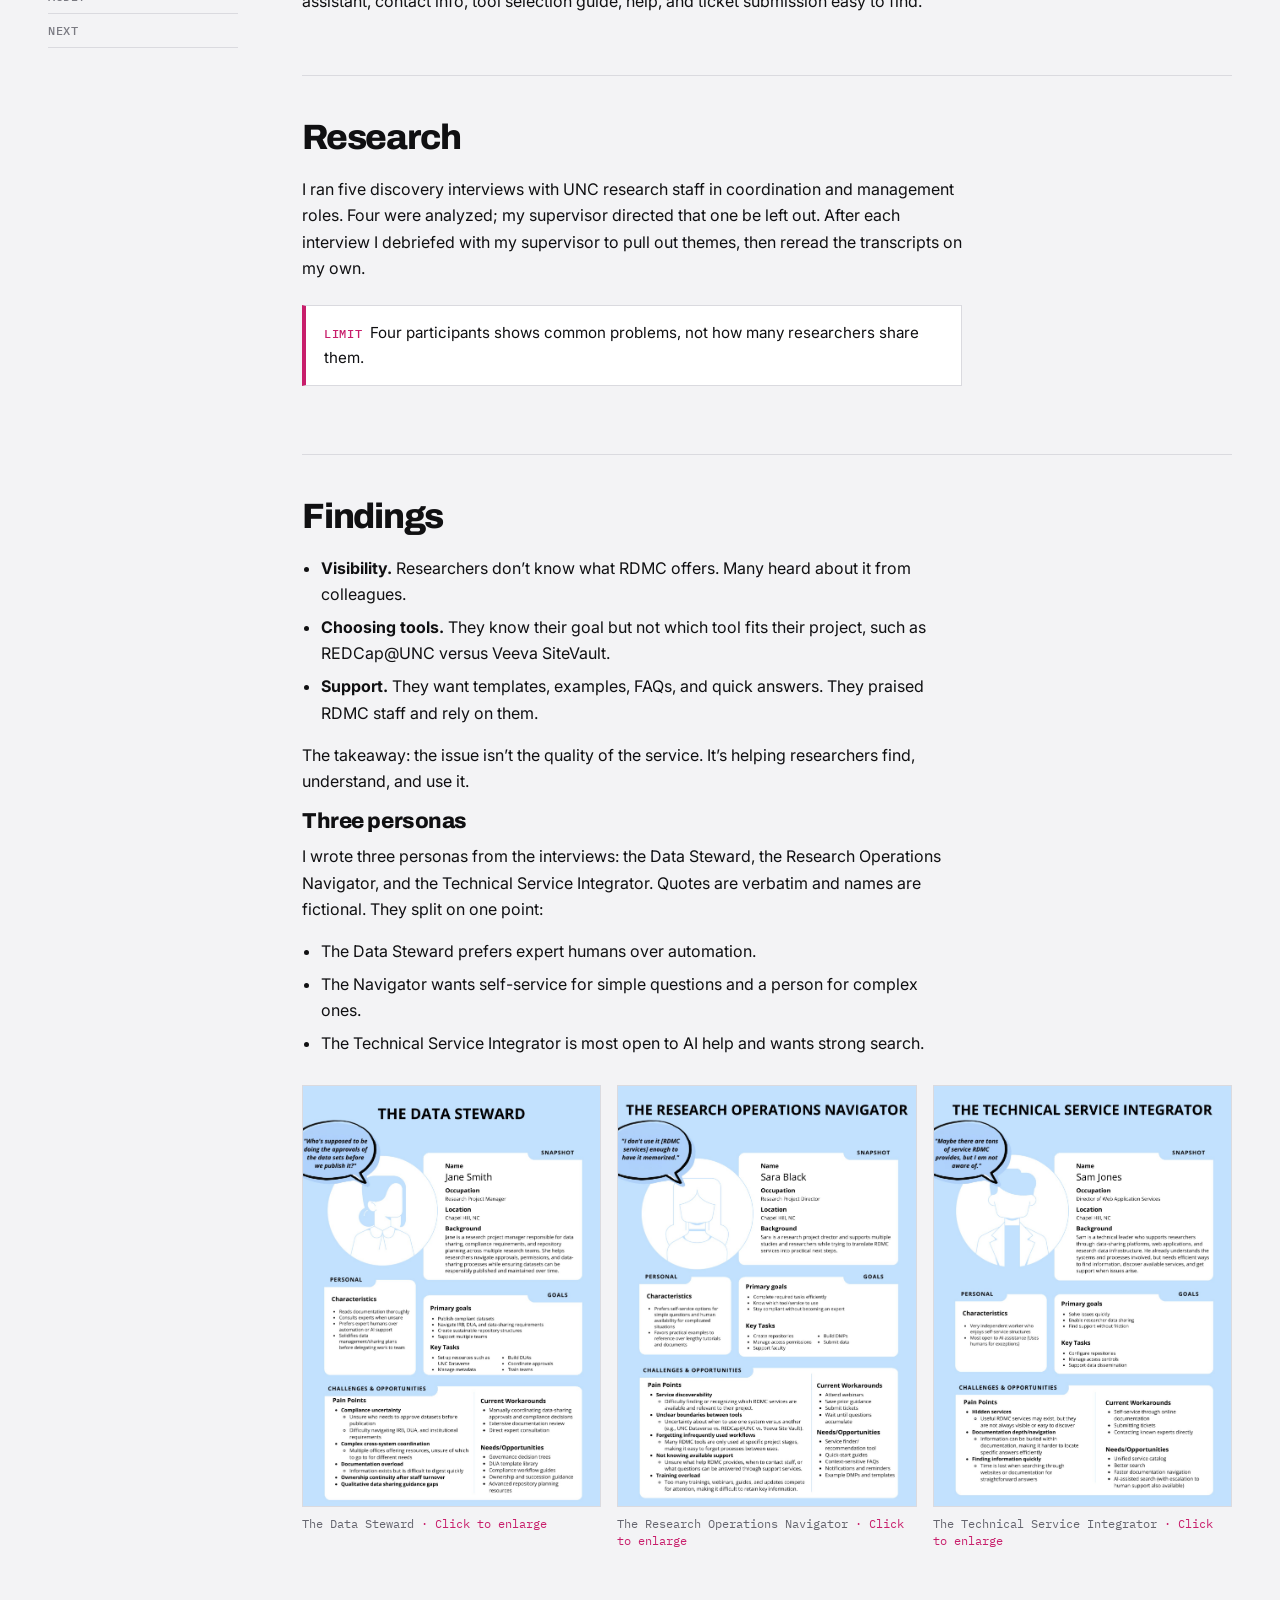
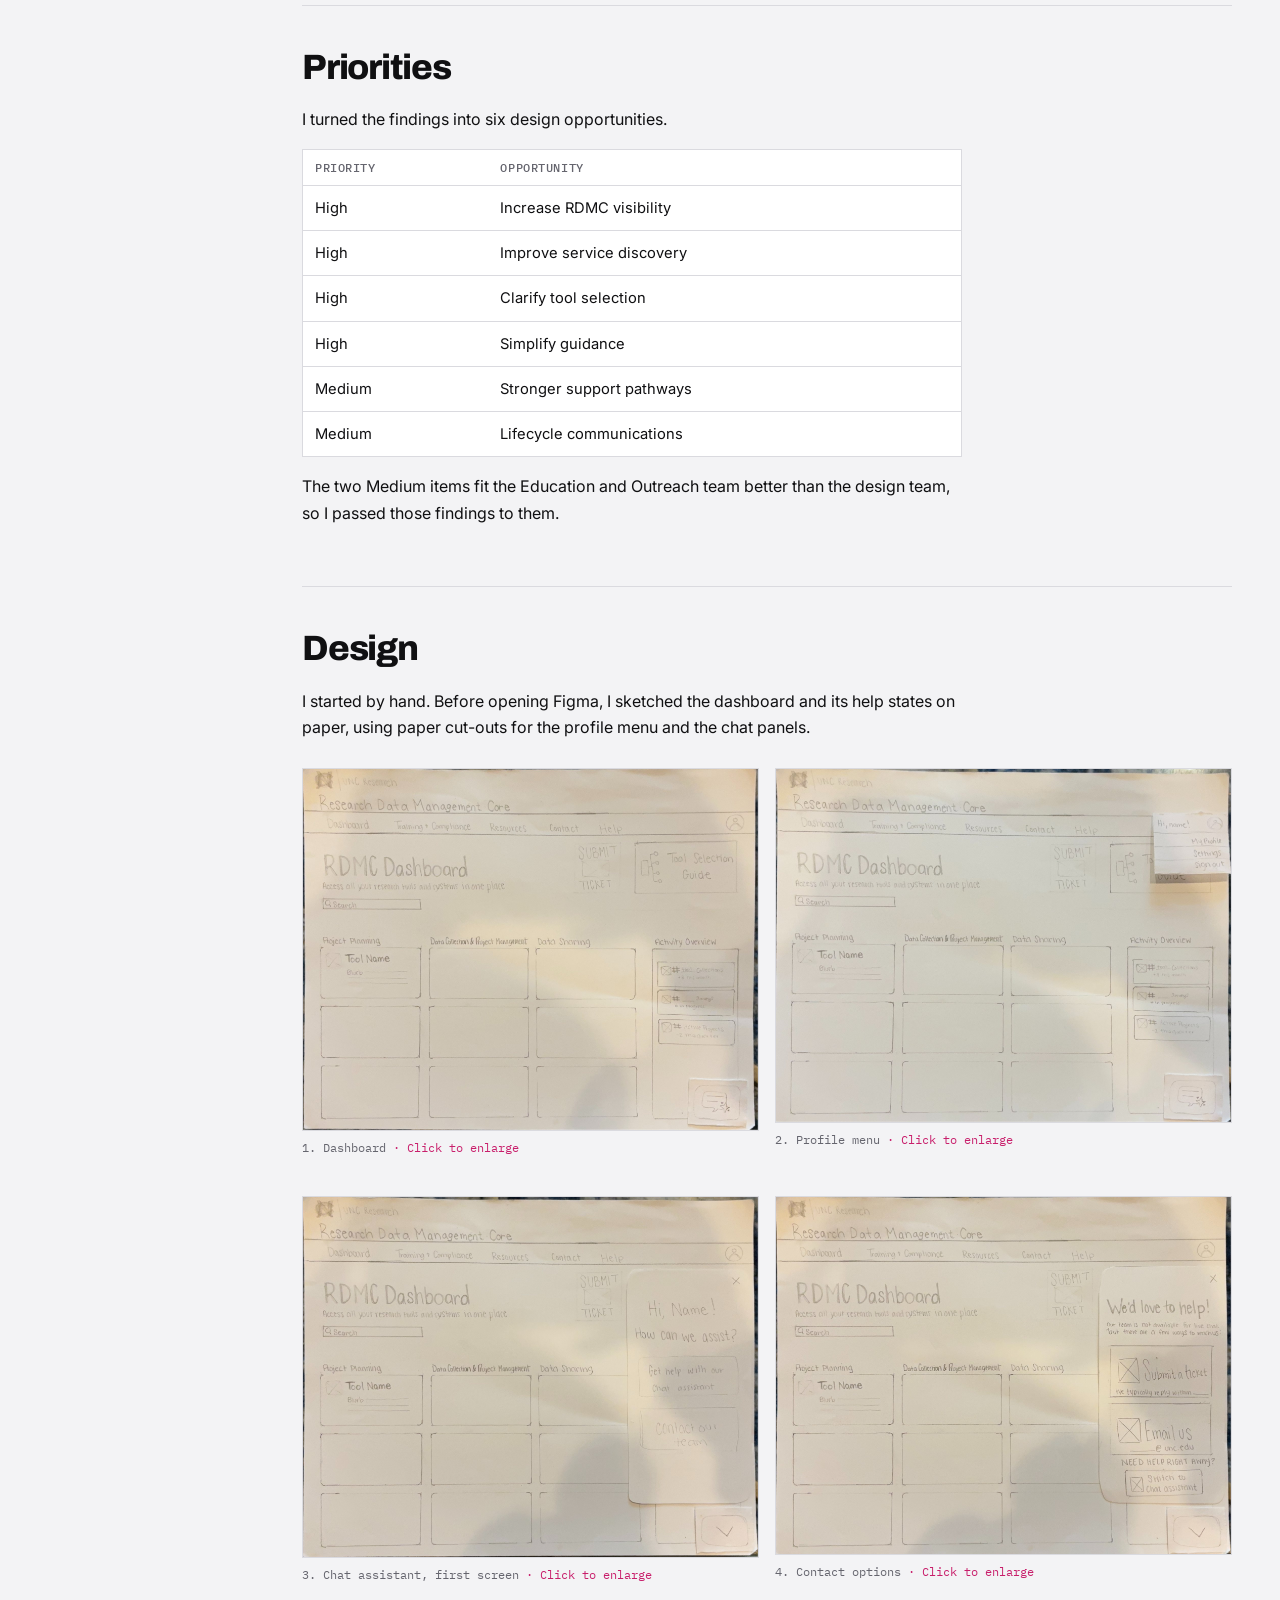
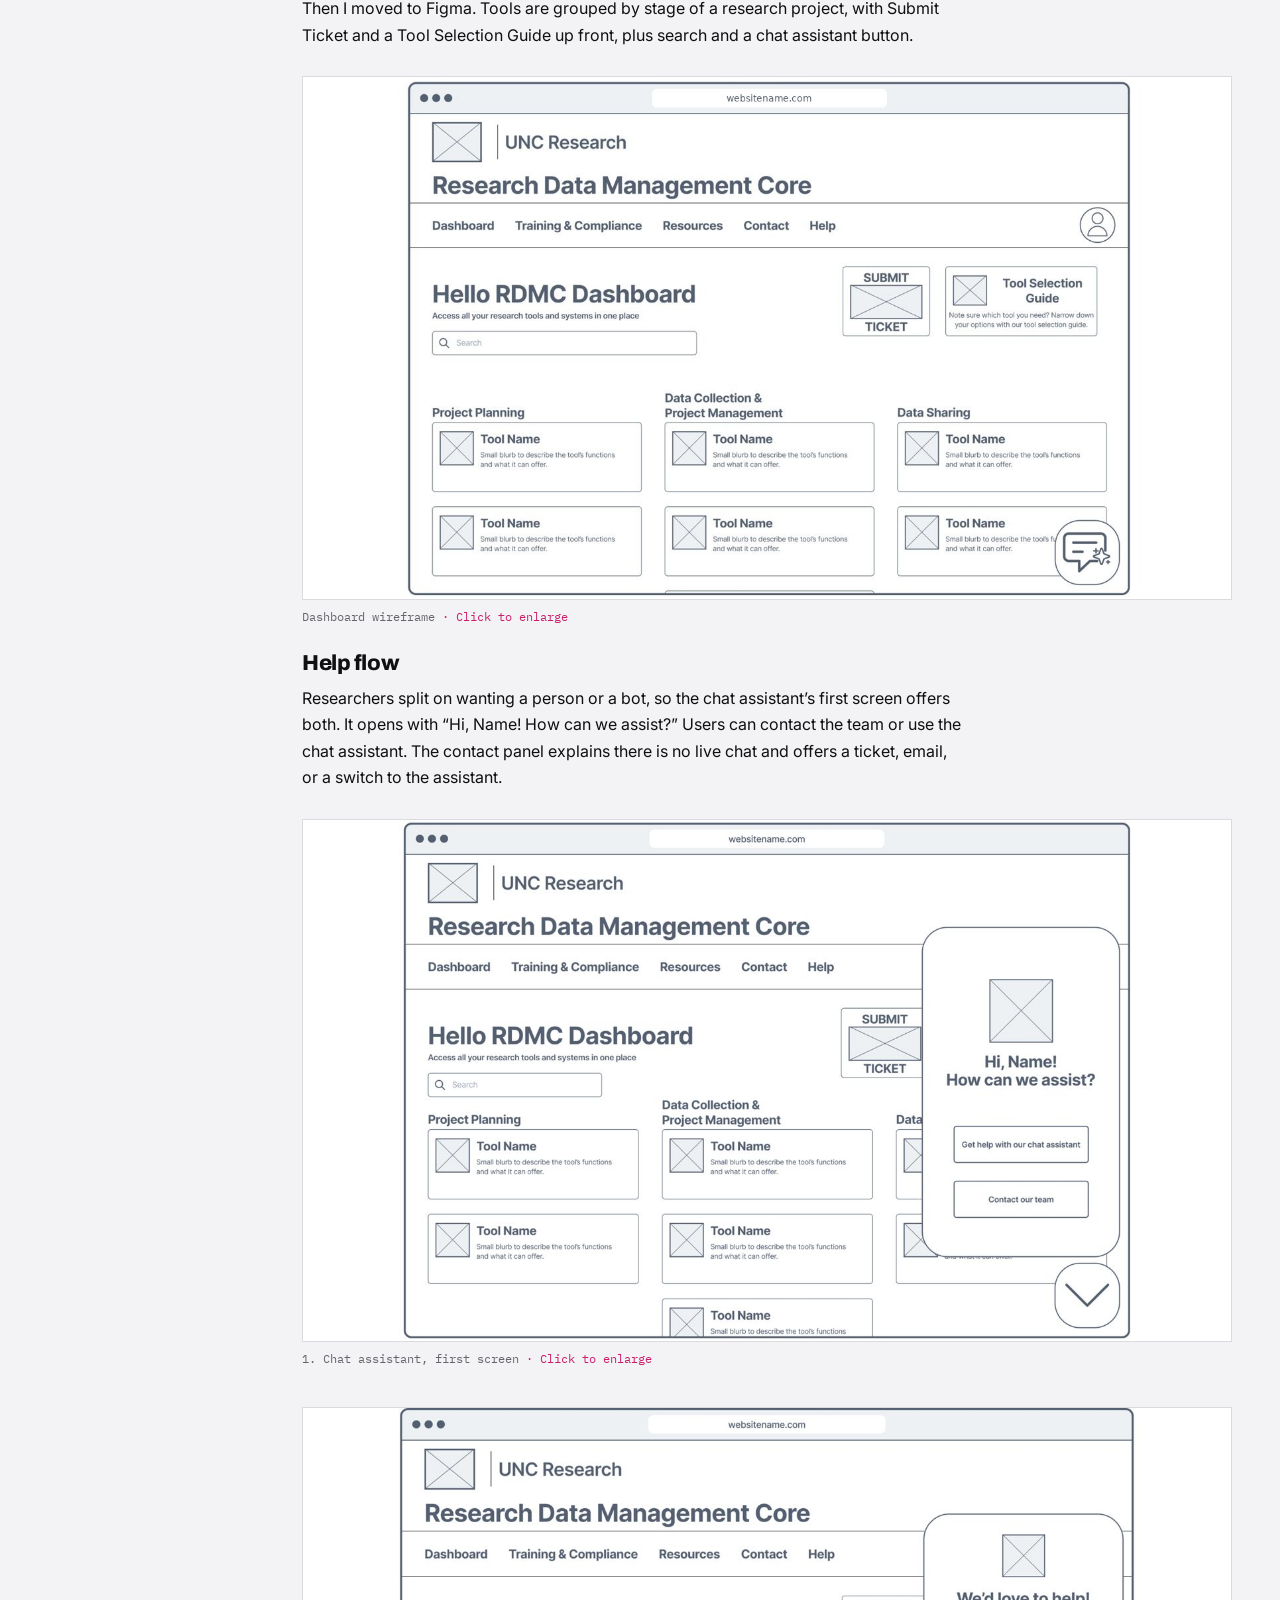
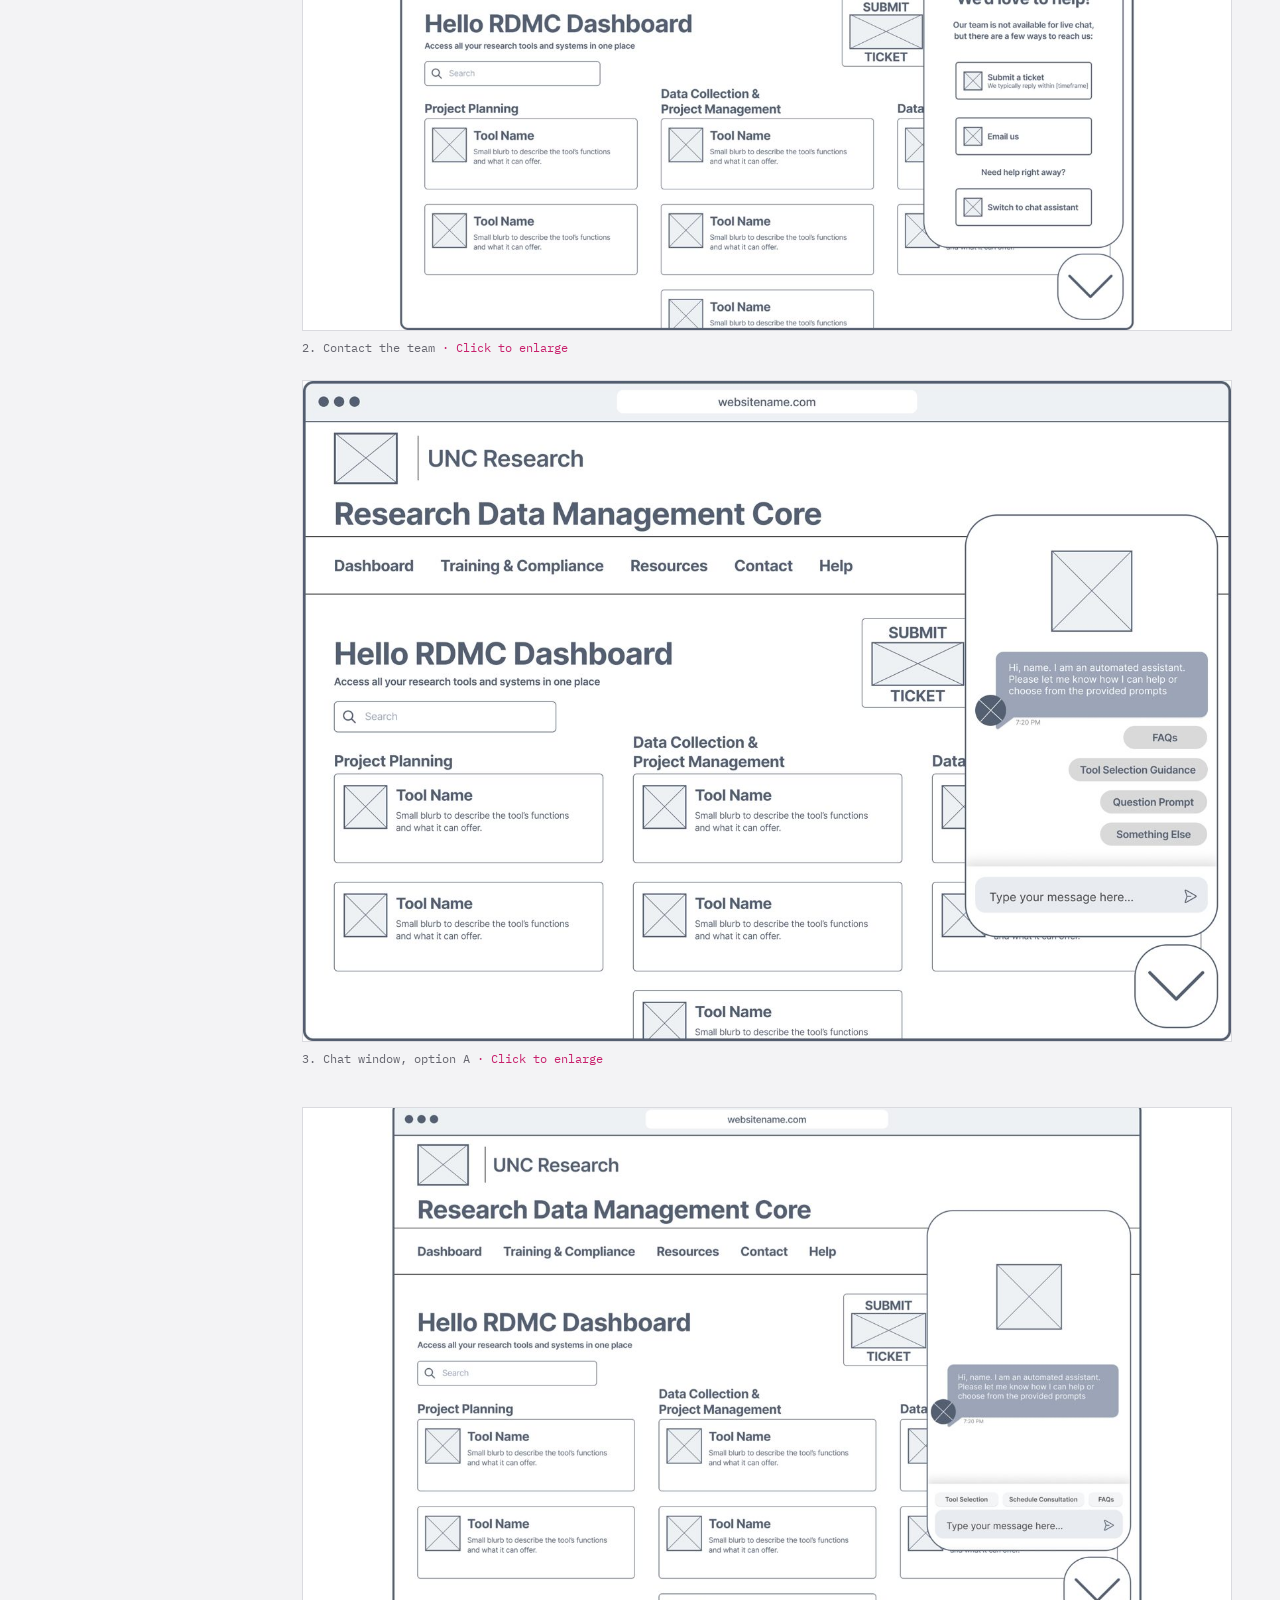
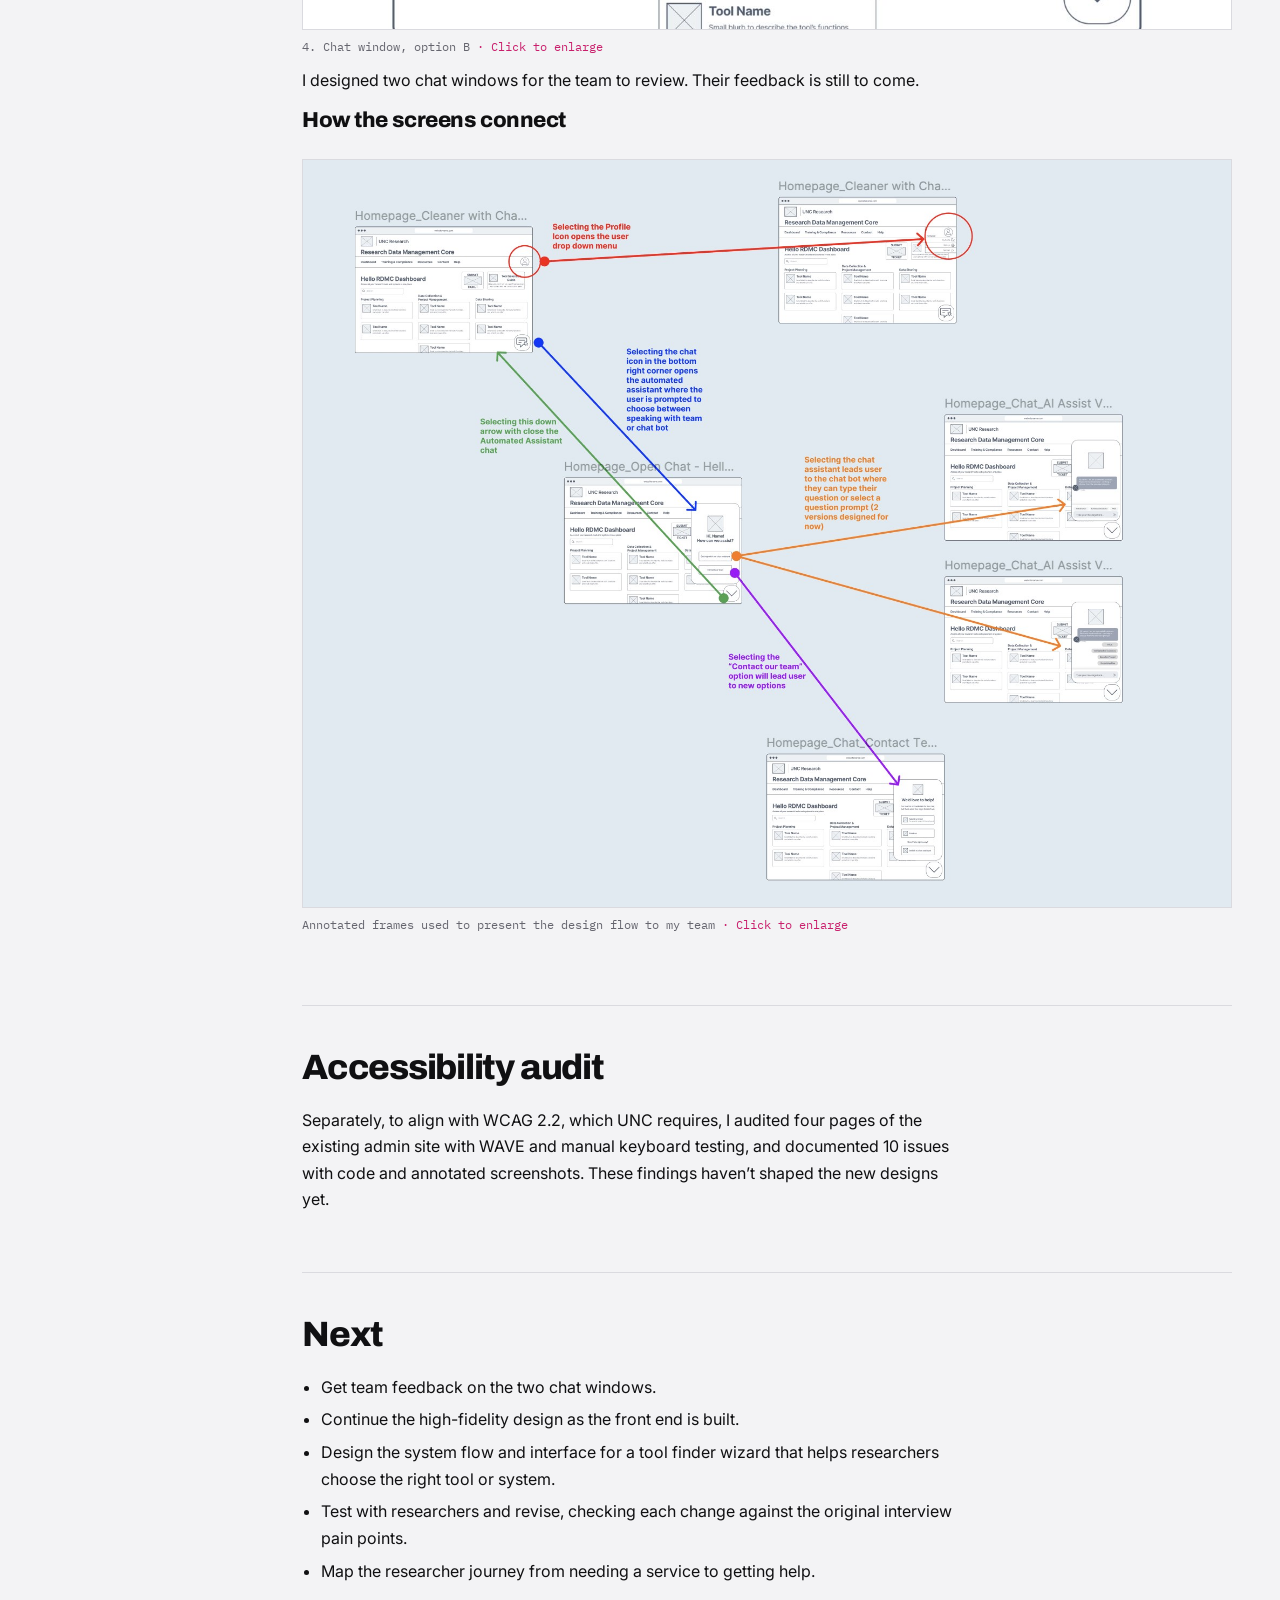
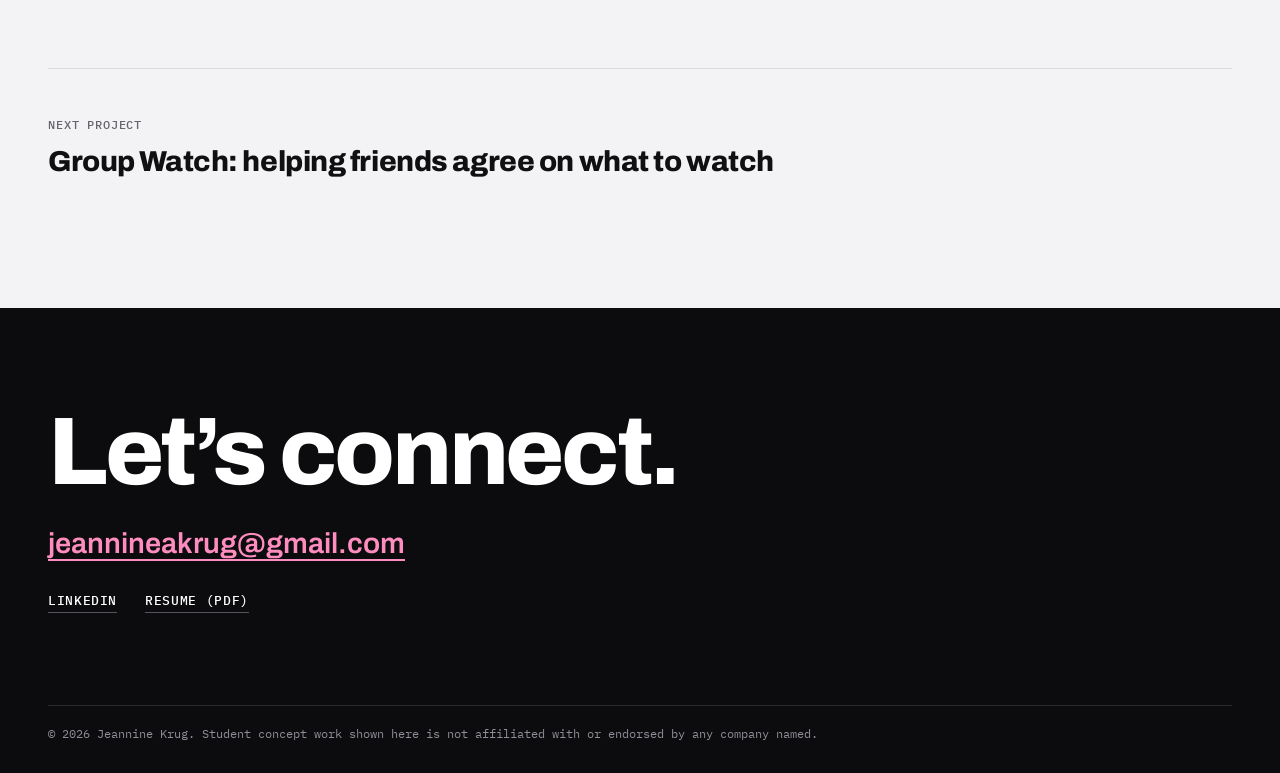
<file: projects/hellordmc.html>
<!doctype html>
<html lang="en">
<head>
<meta charset="utf-8">
<meta name="viewport" content="width=device-width,initial-scale=1">
<title>HelloRDMC case study | Jeannine Krug</title>
<meta name="description" content="Interviews, personas and wireframes for a researcher-facing portal at UNC’s Research Data Management Core. In progress.">
<!-- DRAFT: delete the next line when you want search engines to list the site -->
<meta name="robots" content="noindex">
<meta property="og:title" content="HelloRDMC case study | Jeannine Krug">
<meta property="og:description" content="Interviews, personas and wireframes for a researcher-facing portal at UNC’s Research Data Management Core. In progress.">
<link rel="preconnect" href="https://fonts.googleapis.com"><link rel="preconnect" href="https://fonts.gstatic.com" crossorigin><link href="https://fonts.googleapis.com/css2?family=Archivo:wght@500;700;800&family=IBM+Plex+Mono:wght@400;500&family=Inter:wght@400;600&display=swap" rel="stylesheet">
<link rel="stylesheet" href="../assets/css/styles.css">
</head>
<body>
<a class="skip" href="#main">Skip to main content</a>
<header class="site light"><div class="wrap">
<a class="brand" href="../index.html">Jeannine Krug</a>
<nav aria-label="Main"><ul>
<li><a href="../index.html#work">Work</a></li>
<li><a href="../about.html">About</a></li>
<li><a href="../assets/Jeannine-Krug-Resume.pdf">Resume</a></li>
<li><a href="../index.html#contact">Contact</a></li>
</ul></nav></div></header>
<main id="main">

<div class="wrap">
<div class="cs-head">
<p class="label">Case study / In progress</p>
<h1>HelloRDMC: helping researchers find the right data service</h1>
<p class="lede">I interviewed UNC researchers, turned what they said into personas and design priorities, and designed the dashboard and help flow for a new portal.</p>
<dl class="facts">
<div><dt>Role</dt><dd>UX researcher and designer</dd></div>
<div><dt>Team</dt><dd>Six fellows. I work most with front-end developers and the Education and Outreach team.</dd></div>
<div><dt>Timeline</dt><dd>August 2026 to present</dd></div>
<div><dt>Methods</dt><dd>Interviews, synthesis, personas, wireframes, accessibility audit</dd></div>
</dl>
<div class="hero-img"><img src="../assets/img/rdmc-dashboard.jpg" alt="Wireframe of the Hello RDMC dashboard"></div>
<p class="note"><b>Status</b>The front end is still being built and the designs haven’t been tested with users, so there are no results yet. Participant roles are generalized.</p>
</div>
<div class="cs-layout">
<nav class="toc" aria-label="On this page"><ol><li><a href="#problem">Problem</a></li><li><a href="#research">Research</a></li><li><a href="#insights">Findings</a></li><li><a href="#priorities">Priorities</a></li><li><a href="#design">Design</a></li><li><a href="#audit">Audit</a></li><li><a href="#next">Next</a></li></ol></nav>
<div class="prose">

<section id="problem"><h2>Problem</h2>
<p>The Research Data Management Core (RDMC) offers tools and services for planning, collecting, managing, and sharing research data. Researchers told us the support was good. They struggled to find it and to know which tool to use.</p>
<p>My design goal: make tools and ticket submission highly visible, and make the chat assistant, contact info, tool selection guide, help, and ticket submission easy to find.</p></section>

<section id="research"><h2>Research</h2>
<p>I ran five discovery interviews with UNC research staff in coordination and management roles. Four were analyzed; my supervisor directed that one be left out. After each interview I debriefed with my supervisor to pull out themes, then reread the transcripts on my own.</p>
<p class="note"><b>Limit</b>Four participants shows common problems, not how many researchers share them.</p></section>

<section id="insights"><h2>Findings</h2>
<ul>
<li><strong>Visibility.</strong> Researchers don’t know what RDMC offers. Many heard about it from colleagues.</li>
<li><strong>Choosing tools.</strong> They know their goal but not which tool fits their project, such as REDCap@UNC versus Veeva SiteVault.</li>
<li><strong>Support.</strong> They want templates, examples, FAQs, and quick answers. They praised RDMC staff and rely on them.</li>
</ul>
<p>The takeaway: the issue isn’t the quality of the service. It’s helping researchers find, understand, and use it.</p>
<h3>Three personas</h3>
<p>I wrote three personas from the interviews: the Data Steward, the Research Operations Navigator, and the Technical Service Integrator. Quotes are verbatim and names are fictional. They split on one point:</p>
<ul>
<li>The Data Steward prefers expert humans over automation.</li>
<li>The Navigator wants self-service for simple questions and a person for complex ones.</li>
<li>The Technical Service Integrator is most open to AI help and wants strong search.</li>
</ul>
<div class="pair three">
<figure><a class="zoom" href="../assets/img/rdmc-persona-data-steward.jpg" target="_blank" rel="noopener" aria-label="Enlarge image: The Data Steward"><img src="../assets/img/rdmc-persona-data-steward.jpg" alt="Persona card for The Data Steward, a research project manager responsible for data sharing and compliance, who prefers expert humans over automation. It lists goals, pain points such as compliance uncertainty, and opportunities such as a library of data use agreement templates." loading="lazy"></a><figcaption>The Data Steward</figcaption></figure><figure><a class="zoom" href="../assets/img/rdmc-persona-operations-navigator.jpg" target="_blank" rel="noopener" aria-label="Enlarge image: The Research Operations Navigator"><img src="../assets/img/rdmc-persona-operations-navigator.jpg" alt="Persona card for The Research Operations Navigator, a research project director who wants self-service for simple questions and a person for complicated ones. It lists goals, pain points such as service discoverability, and opportunities such as a service finder tool." loading="lazy"></a><figcaption>The Research Operations Navigator</figcaption></figure><figure><a class="zoom" href="../assets/img/rdmc-persona-service-integrator.jpg" target="_blank" rel="noopener" aria-label="Enlarge image: The Technical Service Integrator"><img src="../assets/img/rdmc-persona-service-integrator.jpg" alt="Persona card for The Technical Service Integrator, a technical leader who is most open to AI assistance. It lists goals, pain points such as hidden services, and opportunities such as a unified service catalog and better search." loading="lazy"></a><figcaption>The Technical Service Integrator</figcaption></figure>
</div></section>

<section id="priorities"><h2>Priorities</h2>
<p>I turned the findings into six design opportunities.</p>
<table><thead><tr><th>Priority</th><th>Opportunity</th></tr></thead><tbody>
<tr><td>High</td><td>Increase RDMC visibility</td></tr>
<tr><td>High</td><td>Improve service discovery</td></tr>
<tr><td>High</td><td>Clarify tool selection</td></tr>
<tr><td>High</td><td>Simplify guidance</td></tr>
<tr><td>Medium</td><td>Stronger support pathways</td></tr>
<tr><td>Medium</td><td>Lifecycle communications</td></tr></tbody></table>
<p>The two Medium items fit the Education and Outreach team better than the design team, so I passed those findings to them.</p></section>

<section id="design"><h2>Design</h2>
<p>I started by hand. Before opening Figma, I sketched the dashboard and its help states on paper, using paper cut-outs for the profile menu and the chat panels.</p>
<div class="pair">
<figure><a class="zoom" href="../assets/img/rdmc-sketch-dashboard.jpg" target="_blank" rel="noopener" aria-label="Enlarge image: 1. Dashboard"><img src="../assets/img/rdmc-sketch-dashboard.jpg" alt="Pencil sketch on paper of the RDMC dashboard: navigation bar, a search field, a Submit Ticket button, a Tool Selection Guide card, three columns of tool cards grouped by project stage, an Activity Overview panel, and a chat button in the bottom corner." loading="lazy"></a><figcaption>1. Dashboard</figcaption></figure><figure><a class="zoom" href="../assets/img/rdmc-sketch-profile-menu.jpg" target="_blank" rel="noopener" aria-label="Enlarge image: 2. Profile menu"><img src="../assets/img/rdmc-sketch-profile-menu.jpg" alt="Pencil sketch of the same dashboard with a paper cut-out profile menu open, showing Hi name, My Profile, Settings and Sign out." loading="lazy"></a><figcaption>2. Profile menu</figcaption></figure><figure><a class="zoom" href="../assets/img/rdmc-sketch-help-menu.jpg" target="_blank" rel="noopener" aria-label="Enlarge image: 3. Chat assistant, first screen"><img src="../assets/img/rdmc-sketch-help-menu.jpg" alt="Pencil sketch of the dashboard with a paper cut-out of the chat assistant’s first screen reading Hi Name, How can we assist, with options to get help from the chat assistant or contact the team." loading="lazy"></a><figcaption>3. Chat assistant, first screen</figcaption></figure><figure><a class="zoom" href="../assets/img/rdmc-sketch-contact-options.jpg" target="_blank" rel="noopener" aria-label="Enlarge image: 4. Contact options"><img src="../assets/img/rdmc-sketch-contact-options.jpg" alt="Pencil sketch of the dashboard with a paper cut-out panel reading We would love to help, with options to submit a ticket, email the team, or switch to the chat assistant." loading="lazy"></a><figcaption>4. Contact options</figcaption></figure>
</div>
<p>Then I moved to Figma. Tools are grouped by stage of a research project, with Submit Ticket and a Tool Selection Guide up front, plus search and a chat assistant button.</p>
<figure><a class="zoom" href="../assets/img/rdmc-dashboard.jpg" target="_blank" rel="noopener" aria-label="Enlarge image: Dashboard wireframe"><img src="../assets/img/rdmc-dashboard.jpg" alt="Grayscale wireframe of the Hello RDMC dashboard with tool cards grouped by project stage, a Submit Ticket button, and a Tool Selection Guide card." loading="lazy"></a><figcaption>Dashboard wireframe</figcaption></figure>
<h3>Help flow</h3>
<p>Researchers split on wanting a person or a bot, so the chat assistant’s first screen offers both. It opens with “Hi, Name! How can we assist?” Users can contact the team or use the chat assistant. The contact panel explains there is no live chat and offers a ticket, email, or a switch to the assistant.</p>
<div class="pair stack">
<figure><a class="zoom" href="../assets/img/rdmc-help-menu.jpg" target="_blank" rel="noopener" aria-label="Enlarge image: 1. Chat assistant, first screen"><img src="../assets/img/rdmc-help-menu.jpg" alt="Wireframe of the first screen of the chat assistant, greeting the user and offering the chat assistant or contacting the team." loading="lazy"></a><figcaption>1. Chat assistant, first screen</figcaption></figure><figure><a class="zoom" href="../assets/img/rdmc-contact-panel.jpg" target="_blank" rel="noopener" aria-label="Enlarge image: 2. Contact the team"><img src="../assets/img/rdmc-contact-panel.jpg" alt="Wireframe of the contact panel with options to submit a ticket, email, or switch to the chat assistant." loading="lazy"></a><figcaption>2. Contact the team</figcaption></figure>
</div>
<div class="pair stack">
<figure><a class="zoom" href="../assets/img/rdmc-chat-a.jpg" target="_blank" rel="noopener" aria-label="Enlarge image: 3. Chat window, option A"><img src="../assets/img/rdmc-chat-a.jpg" alt="Wireframe of the chat assistant with stacked prompt buttons for FAQs, Tool Selection Guidance, Question Prompt and Something Else." loading="lazy"></a><figcaption>3. Chat window, option A</figcaption></figure><figure><a class="zoom" href="../assets/img/rdmc-chat-b.jpg" target="_blank" rel="noopener" aria-label="Enlarge image: 4. Chat window, option B"><img src="../assets/img/rdmc-chat-b.jpg" alt="Wireframe of the chat assistant with inline prompt buttons for Tool Selection, Schedule Consultation and FAQs." loading="lazy"></a><figcaption>4. Chat window, option B</figcaption></figure>
</div>
<p>I designed two chat windows for the team to review. Their feedback is still to come.</p>
<h3>How the screens connect</h3>
<figure><a class="zoom" href="../assets/img/rdmc-figma-flow-annotated.jpg" target="_blank" rel="noopener" aria-label="Enlarge image: Annotated frames used to present the design flow to my team"><img src="../assets/img/rdmc-figma-flow-annotated.jpg" alt="Annotated Figma frames showing the dashboard, the profile menu, the chat assistant, two chat versions, and the contact options, joined by arrows with short notes on what each selection does." loading="lazy"></a><figcaption>Annotated frames used to present the design flow to my team</figcaption></figure>
</section>

<section id="audit"><h2>Accessibility audit</h2>
<p>Separately, to align with WCAG 2.2, which UNC requires, I audited four pages of the existing admin site with WAVE and manual keyboard testing, and documented 10 issues with code and annotated screenshots. These findings haven’t shaped the new designs yet.</p></section>

<section id="next"><h2>Next</h2>
<ul>
<li>Get team feedback on the two chat windows.</li>
<li>Continue the high-fidelity design as the front end is built.</li>
<li>Design the system flow and interface for a tool finder wizard that helps researchers choose the right tool or system.</li>
<li>Test with researchers and revise, checking each change against the original interview pain points.</li>
<li>Map the researcher journey from needing a service to getting help.</li>
</ul></section>
</div></div>
<div class="nextproj"><p class="label">Next project</p><h3><a href="group-watch.html">Group Watch: helping friends agree on what to watch</a></h3></div>
</div>
</main>
<section class="closing" id="contact"><div class="wrap">
<h2>Let’s connect.</h2>
<a class="mail" href="mailto:jeannineakrug@gmail.com">jeannineakrug@gmail.com</a>
<ul><li><a href="https://www.linkedin.com/in/jeannine-krug">LinkedIn</a></li>
<li><a href="../assets/Jeannine-Krug-Resume.pdf">Resume (PDF)</a></li></ul>
</div></section>
<footer class="site"><div class="wrap">
<p>© 2026 Jeannine Krug. Student concept work shown here is not affiliated with or endorsed by any company named.</p>
</div></footer>
<dialog id="lb" aria-label="Enlarged image"><button type="button" id="lbx" aria-label="Close enlarged image">×</button><img id="lbi" alt=""><p id="lbc"></p></dialog>
<script>
(function(){var d=document.getElementById("lb");if(!d||!d.showModal)return;var im=document.getElementById("lbi"),c=document.getElementById("lbc");
document.querySelectorAll("figure a.zoom").forEach(function(a){a.addEventListener("click",function(e){e.preventDefault();var i=a.querySelector("img"),f=a.parentNode.querySelector("figcaption");im.src=a.getAttribute("href");im.alt=i?i.alt:"";c.textContent=f?f.textContent.replace(" · Click to enlarge",""):"";d.showModal();});});
document.getElementById("lbx").addEventListener("click",function(){d.close();});
d.addEventListener("click",function(e){if(e.target===d)d.close();});
d.addEventListener("close",function(){im.removeAttribute("src");});})();
</script>
</body></html>
</file>
<file: assets/css/styles.css>
:root{
  --dark:#0C0C0E; --dark2:#17171B; --ink:#101012; --bg:#F3F3F5; --white:#FFFFFF; --muted:#65656E; --line:#DADADF;
  --accent:#C81E6B; --accent-light:#FF8CBF;
  --head:"Archivo","Helvetica Neue",Arial,sans-serif; --sans:"Inter","Helvetica Neue",Arial,sans-serif; --mono:"IBM Plex Mono",ui-monospace,Menlo,monospace;
  --max:1240px; --read:660px;
}
*{box-sizing:border-box}
html{scroll-behavior:smooth}
body{margin:0;background:var(--bg);color:var(--ink);font:16px/1.65 var(--sans);-webkit-font-smoothing:antialiased}
img{max-width:100%;height:auto;display:block}
a{color:var(--accent);text-underline-offset:3px}
a:hover{color:var(--ink)}
:focus-visible{outline:3px solid var(--accent-light);outline-offset:3px}
.skip{position:absolute;left:-999px;top:8px;background:#fff;color:#000;padding:8px 14px;z-index:30}
.skip:focus{left:8px}
.wrap{max-width:var(--max);margin:0 auto;padding:0 28px}
/* header */
header.site{position:relative;z-index:10;background:var(--dark);color:#fff}
header.site.light{background:var(--bg);color:var(--ink);border-bottom:1px solid var(--line)}
header.site .wrap{display:flex;justify-content:space-between;align-items:center;gap:16px;padding-top:20px;padding-bottom:20px;flex-wrap:wrap}
.brand{font:700 1rem var(--head);color:inherit;text-decoration:none;letter-spacing:-.01em}
nav ul{display:flex;gap:28px;list-style:none;margin:0;padding:0;flex-wrap:wrap}
nav a{color:inherit;text-decoration:none;font:500 .78rem var(--mono);text-transform:uppercase;letter-spacing:.05em;padding:4px 0;border-bottom:2px solid transparent;opacity:.85}
nav a:hover,nav a[aria-current="page"]{border-bottom-color:var(--accent-light);opacity:1;color:inherit}
h1,h2,h3{font-family:var(--head);line-height:1;font-weight:800;letter-spacing:-.035em;margin:0 0 .5em}
h1{font-size:clamp(3rem,10vw,8rem)}
h2{font-size:clamp(1.8rem,4vw,3rem)}
h3{font-size:1.35rem;letter-spacing:-.02em}
p{margin:0 0 1em}
.label{font:500 .75rem var(--mono);text-transform:uppercase;letter-spacing:.07em;color:var(--muted);margin:0 0 16px}
/* hero */
.hero{background:var(--dark);color:#fff;padding:40px 0 0;overflow:hidden}
.hero .role{font:500 .9rem var(--mono);color:var(--accent-light);margin:0 0 18px}
.hero h1{margin-bottom:28px}
.hero .lede{font-size:clamp(1.1rem,2vw,1.4rem);line-height:1.5;max-width:720px;color:#D8D8DE}
.btns{display:flex;gap:12px;flex-wrap:wrap;margin-top:32px}
.btn{display:inline-block;padding:14px 24px;text-decoration:none;font:500 .8rem var(--mono);text-transform:uppercase;letter-spacing:.05em;border:2px solid var(--accent)}
.btn.primary{background:var(--accent);color:#fff}
.btn.primary:hover{background:#fff;border-color:#fff;color:var(--dark)}
.btn.secondary{color:var(--accent)}
.btn.secondary:hover{background:var(--accent);color:#fff}
.hero .btn.secondary{color:#fff;border-color:#55555E}
.hero .btn.secondary:hover{background:#fff;color:var(--dark);border-color:#fff}
.mosaic{display:grid;grid-template-columns:repeat(6,1fr);grid-auto-rows:120px;gap:10px;margin-top:56px;padding-bottom:0}
.mosaic div{overflow:hidden;background:var(--dark2);border:1px solid #2A2A30}
.mosaic img{width:100%;height:100%;object-fit:cover;object-position:top}
.m1{grid-column:1/4;grid-row:1/4}.m2{grid-column:4/5;grid-row:1/4}.m3{grid-column:5/7;grid-row:1/3}
.m4{grid-column:5/6;grid-row:3/5}.m5{grid-column:6/7;grid-row:3/5}.m6{grid-column:1/4;grid-row:4/5}.m7{grid-column:4/5;grid-row:4/5}
@media(max-width:700px){.mosaic{grid-template-columns:repeat(3,1fr);grid-auto-rows:90px}.m1{grid-column:1/4;grid-row:1/3}.m2{grid-column:1/2;grid-row:3/5}.m3{grid-column:2/4;grid-row:3/5}.m4,.m5,.m6,.m7{display:none}}
/* work */
.work{padding:88px 0 40px}
.work h2{margin-bottom:40px}
.proj{display:grid;grid-template-columns:1fr;gap:0;margin-bottom:56px;background:var(--white);border:1px solid var(--line)}
.proj .shot{display:block;overflow:hidden}
.proj .shot img{width:100%;height:100%;max-height:520px;object-fit:contain;aspect-ratio:16/11}
.proj .info{padding:32px}
.proj .num{font:500 .8rem var(--mono);color:var(--accent);margin-bottom:12px}
.proj h3{font-size:clamp(1.6rem,3vw,2.4rem);line-height:1.05;margin-bottom:16px}
.proj h3 a{color:var(--ink);text-decoration:none}
.proj h3 a:hover{color:var(--accent)}
.proj dl{display:grid;grid-template-columns:90px 1fr;gap:8px 16px;margin:24px 0;font-size:.9rem;border-top:1px solid var(--line);padding-top:18px}
.proj dt{font:500 .72rem var(--mono);text-transform:uppercase;letter-spacing:.06em;color:var(--muted);padding-top:3px}
.proj dd{margin:0}
.more{font:500 .82rem var(--mono);text-transform:uppercase;letter-spacing:.05em;text-decoration:none;color:var(--accent);border-bottom:2px solid var(--accent);padding-bottom:3px}
.more:hover{color:var(--ink);border-color:var(--ink)}
@media(min-width:900px){.proj{grid-template-columns:1.35fr 1fr}.proj .info{padding:44px;display:flex;flex-direction:column;justify-content:center}.proj .shot img{aspect-ratio:auto;max-height:none;object-fit:contain}.proj.textonly{grid-template-columns:1fr}}
.proj.textonly .shot{display:none}
.proj.textonly .info{padding:44px;max-width:780px}
/* about + contact */
.intro{padding:56px 0 24px;border-top:1px solid var(--line)}
.intro .grid{display:grid;gap:32px}
@media(min-width:900px){.intro .grid{grid-template-columns:260px 1fr}}
.intro p.big{font:600 clamp(1.4rem,2.8vw,2.1rem)/1.3 var(--head);letter-spacing:-.02em;max-width:880px}
.closing{background:var(--dark);color:#fff;padding:96px 0;margin-top:72px}
.closing h2{font-size:clamp(2.4rem,8vw,6rem);margin-bottom:28px}
.closing a{color:#fff}
.closing a.mail{font:600 clamp(1.1rem,3vw,1.8rem) var(--head);color:var(--accent-light);text-decoration:none;border-bottom:2px solid var(--accent-light)}
.closing ul{list-style:none;padding:0;margin:32px 0 0;display:flex;gap:28px;flex-wrap:wrap;font:500 .8rem var(--mono);text-transform:uppercase;letter-spacing:.05em}
.closing li a{text-decoration:none;border-bottom:1px solid #55555E;padding-bottom:3px}
.closing li a:hover{border-color:#fff}
footer.site{background:var(--dark);color:#8E8E98;padding:0 0 32px;font:400 .75rem var(--mono)}
footer.site p{margin:0;border-top:1px solid #2A2A30;padding-top:20px}
/* case study */
.cs-head{padding:56px 0 24px}
.cs-head h1{font-size:clamp(2.4rem,6.5vw,5rem);max-width:1000px}
.cs-head .lede{font-size:clamp(1.1rem,2vw,1.35rem);line-height:1.5;max-width:760px;color:#3A3A42}
.facts{display:grid;gap:0;margin:36px 0 0;background:var(--white);border:1px solid var(--line)}
.facts div{padding:16px 18px;border-bottom:1px solid var(--line)}
@media(min-width:720px){.facts{grid-template-columns:repeat(4,1fr)}.facts div{border-bottom:0;border-right:1px solid var(--line)}.facts div:last-child{border-right:0}}
.facts dt{font:500 .7rem var(--mono);text-transform:uppercase;letter-spacing:.06em;color:var(--muted);margin-bottom:6px}
.facts dd{margin:0;font-size:.92rem;line-height:1.45}
.hero-img{margin:28px 0 0;background:var(--dark);border:1px solid var(--dark)}
.hero-img img{margin:0 auto;max-height:560px;width:auto;max-width:100%}
.note{background:var(--white);border:1px solid var(--line);border-left:4px solid var(--accent);padding:14px 18px;margin:24px 0;font-size:.95rem}
.note b{font:500 .72rem var(--mono);text-transform:uppercase;letter-spacing:.06em;color:var(--accent);margin-right:8px}
.cs-layout{display:grid;gap:32px;padding-top:40px}
@media(min-width:960px){.cs-layout{grid-template-columns:190px minmax(0,1fr);gap:64px}}
.toc{font:400 .8rem var(--mono)}
.toc ol{list-style:none;margin:0;padding:0;display:flex;gap:6px 18px;flex-wrap:wrap}
@media(min-width:960px){.toc{position:sticky;top:24px;align-self:start}.toc ol{display:block}.toc li{padding:8px 0;border-bottom:1px solid var(--line)}}
.toc a{color:var(--muted);text-decoration:none}
.toc a:hover{color:var(--accent)}
.prose{max-width:none}
.prose p,.prose ul,.prose ol,.prose h2,.prose h3,.prose .note,.prose table,.prose dl{max-width:var(--read)}
.prose section{padding:44px 0;border-top:1px solid var(--line)}
.prose section:first-child{border-top:0;padding-top:0}
.prose h2{margin-bottom:.6em;font-size:clamp(1.6rem,3vw,2.2rem)}
.prose ul,.prose ol{padding-left:1.2em;margin:0 0 1em}
.prose li{margin-bottom:.4em}
figure{margin:28px 0}
figure img{border:1px solid var(--line);background:#fff;width:100%}
figure a.zoom{display:block;cursor:zoom-in}
figure a.zoom:focus-visible{outline:3px solid var(--accent);outline-offset:3px}
figure a.zoom+figcaption::after{content:" · Click to enlarge";color:var(--accent)}
figcaption{font:400 .76rem/1.4 var(--mono);color:var(--muted);margin-top:8px}
.pair{display:grid;gap:16px;grid-template-columns:1fr}
@media(min-width:700px){.pair{grid-template-columns:1fr 1fr}.pair.three{grid-template-columns:repeat(3,1fr)}.pair.stack{grid-template-columns:1fr}}
.pair figure{margin:12px 0}
table{border-collapse:collapse;width:100%;font-size:.92rem;margin:16px 0;background:#fff;border:1px solid var(--line)}
th,td{text-align:left;padding:10px 12px;border-bottom:1px solid var(--line)}
th{font:500 .72rem var(--mono);text-transform:uppercase;letter-spacing:.05em;color:var(--muted)}
.nextproj{padding:48px 0;border-top:1px solid var(--line);margin-top:24px}
.nextproj h3 a{color:var(--ink);text-decoration:none;font-size:1.8rem}
.nextproj h3 a:hover{color:var(--accent)}
.page-head{padding:56px 0 8px}
.page-head h1{font-size:clamp(2.6rem,8vw,6rem)}
@media(prefers-reduced-motion:reduce){html{scroll-behavior:auto}}

.heroimg{margin-top:56px}
.heroimg img{width:100%;height:auto}

figure.video{margin:28px 0 0}
figure.video video{width:100%;height:auto;display:block;background:#000;border:1px solid var(--dark)}

dialog#lb{border:0;padding:0;background:transparent;max-width:100vw;max-height:100vh;width:100vw;height:100vh;overflow:auto}
dialog#lb::backdrop{background:rgba(12,12,14,.92)}
dialog#lb img{max-width:min(96vw,1200px);max-height:none;width:auto;height:auto;margin:56px auto 8px;background:#fff;border:0;object-fit:contain}
dialog#lb p{color:#E8E8EC;font:400 .8rem var(--mono);text-align:center;margin:0 16px 24px}
#lbx{position:fixed;top:12px;right:16px;width:44px;height:44px;border:1px solid #fff;background:#0C0C0E;color:#fff;font:400 28px/1 var(--sans);cursor:pointer;z-index:2}
#lbx:hover,#lbx:focus-visible{background:#fff;color:#0C0C0E;outline:none}

.proj .shot.unc{border:8px solid #4B9CD3}
</file>
